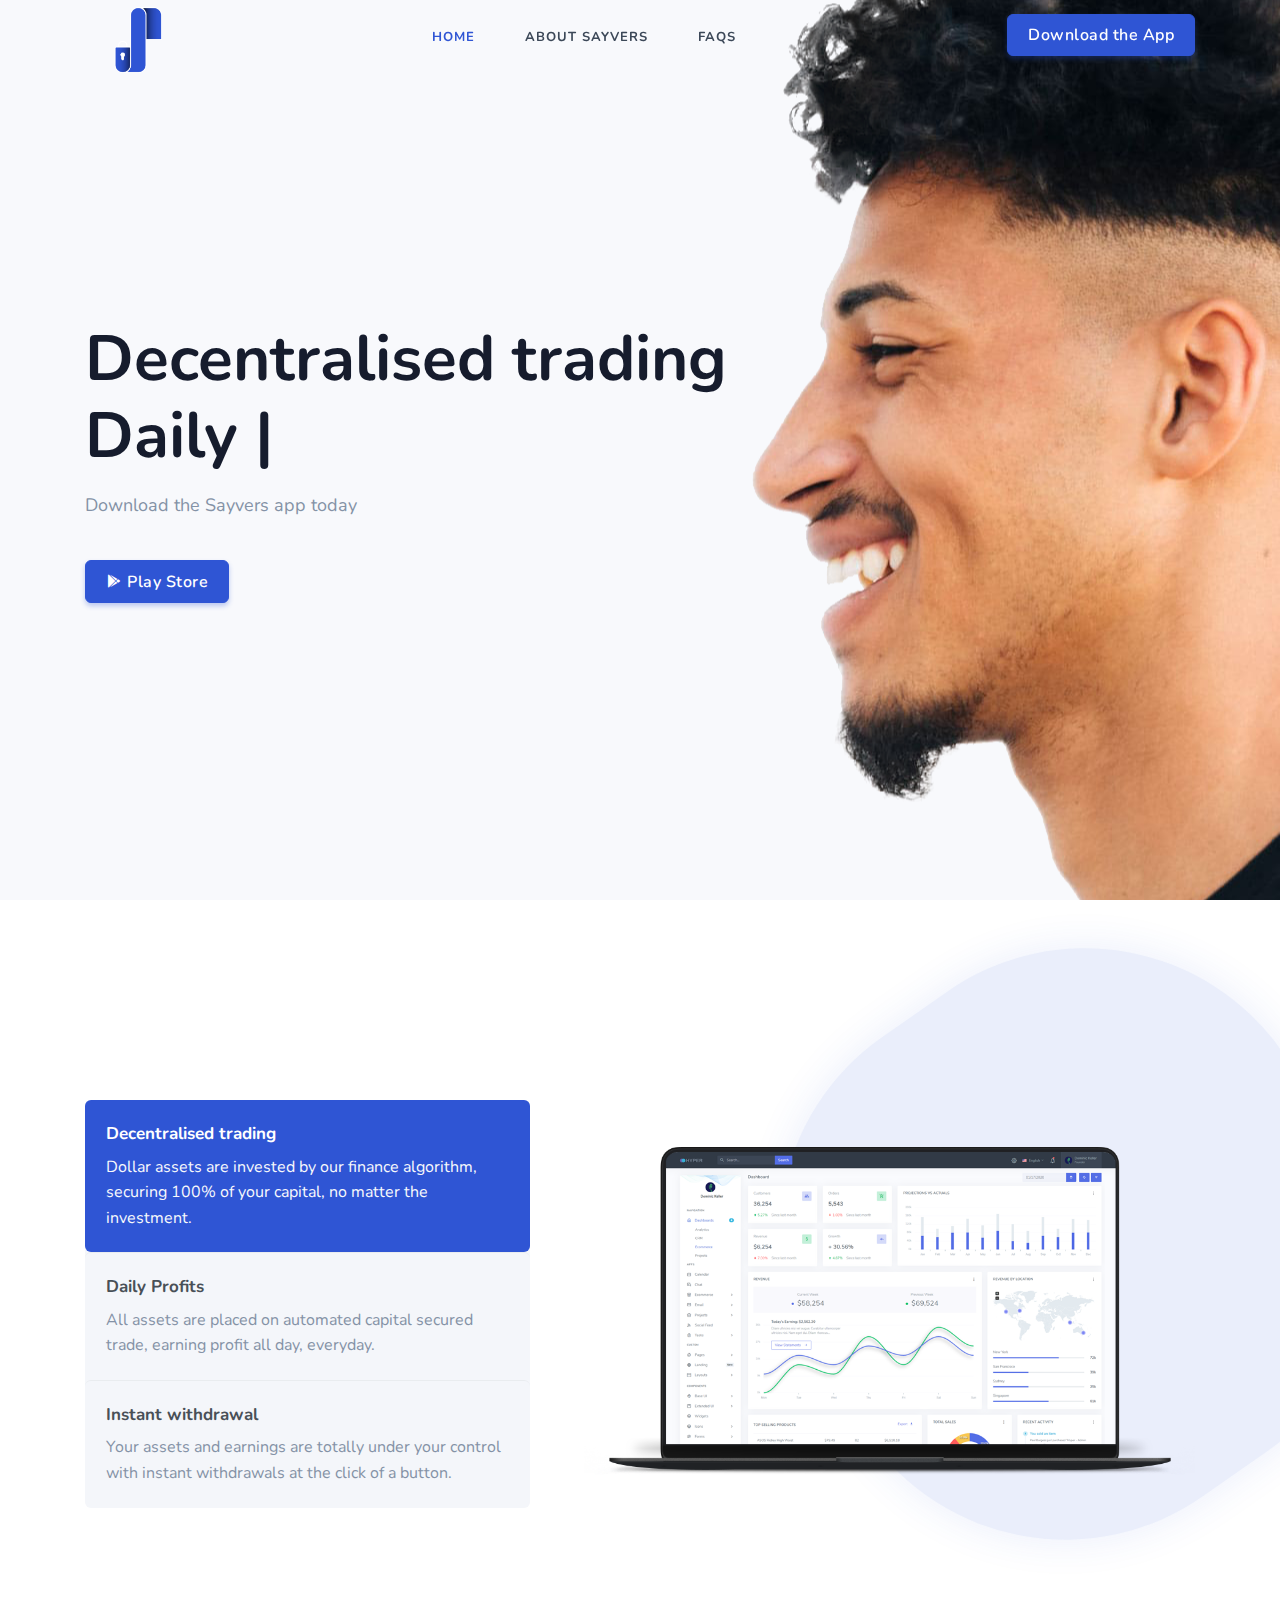
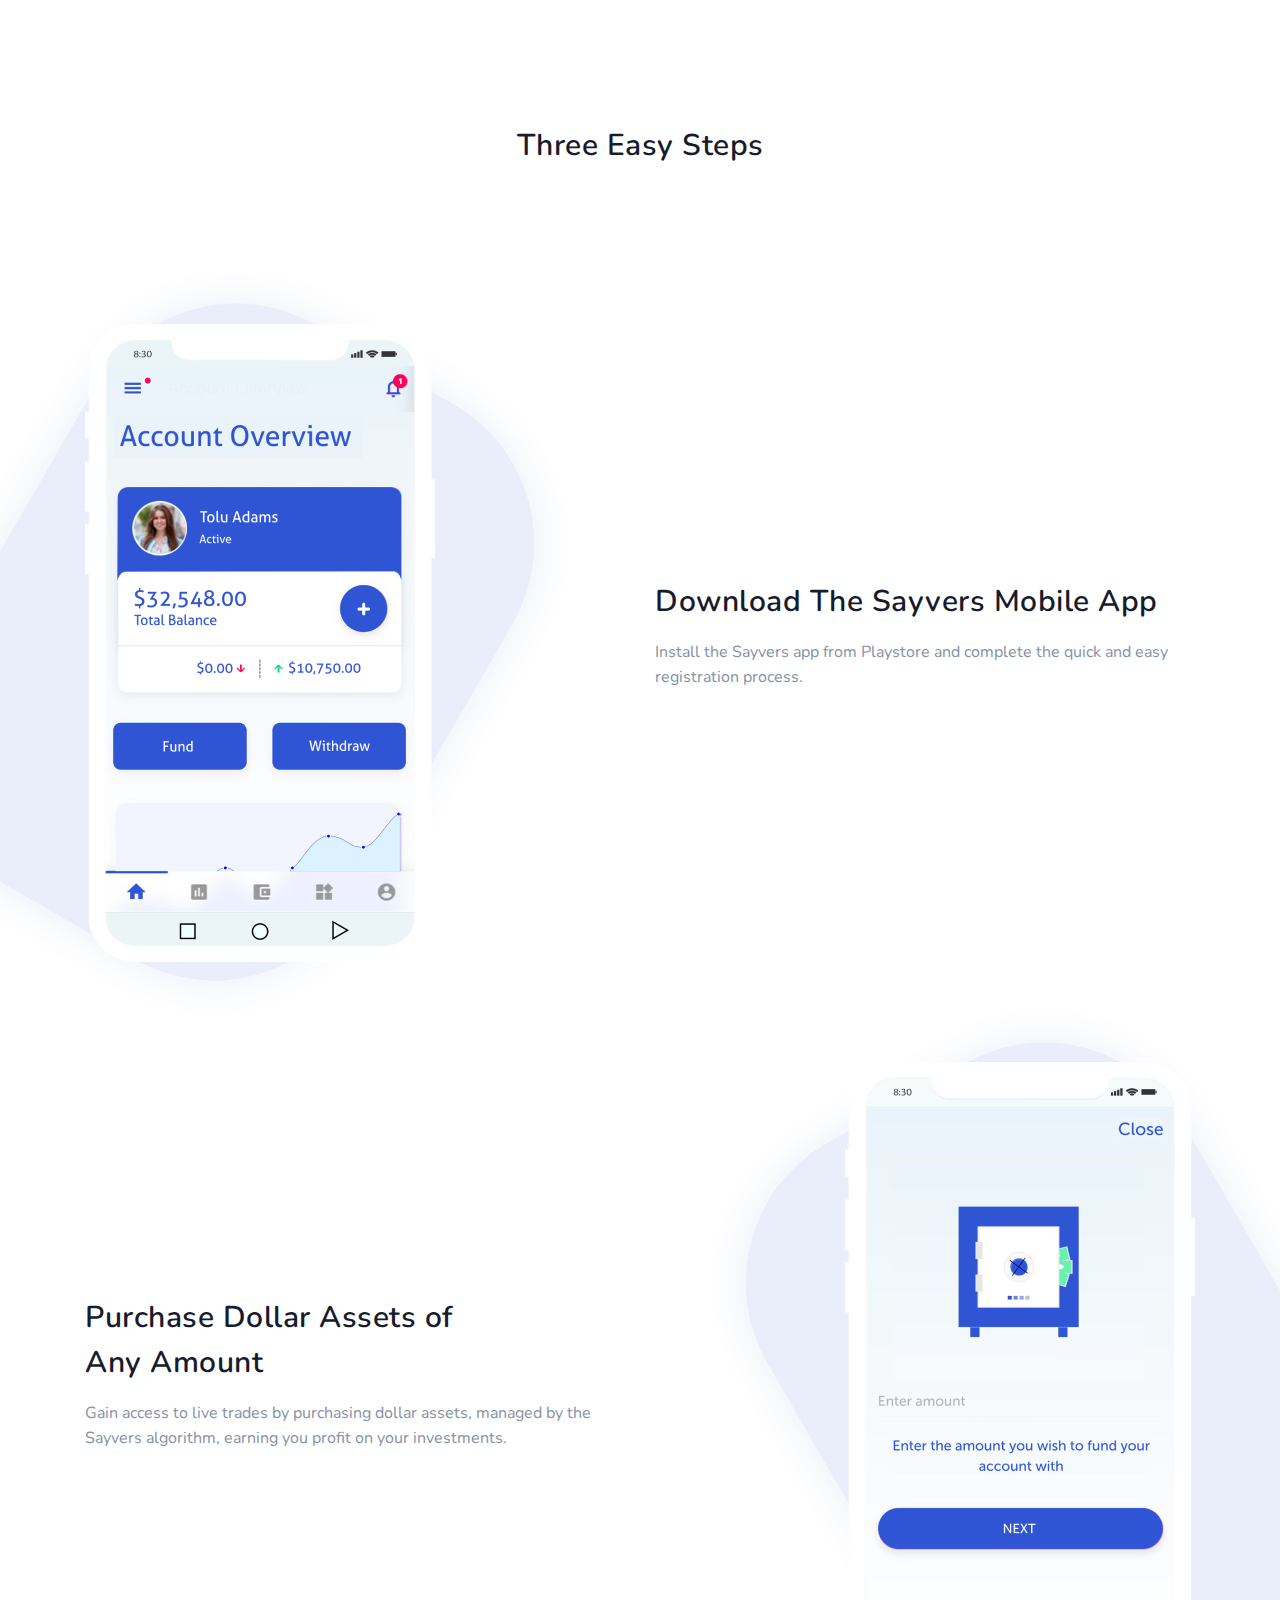
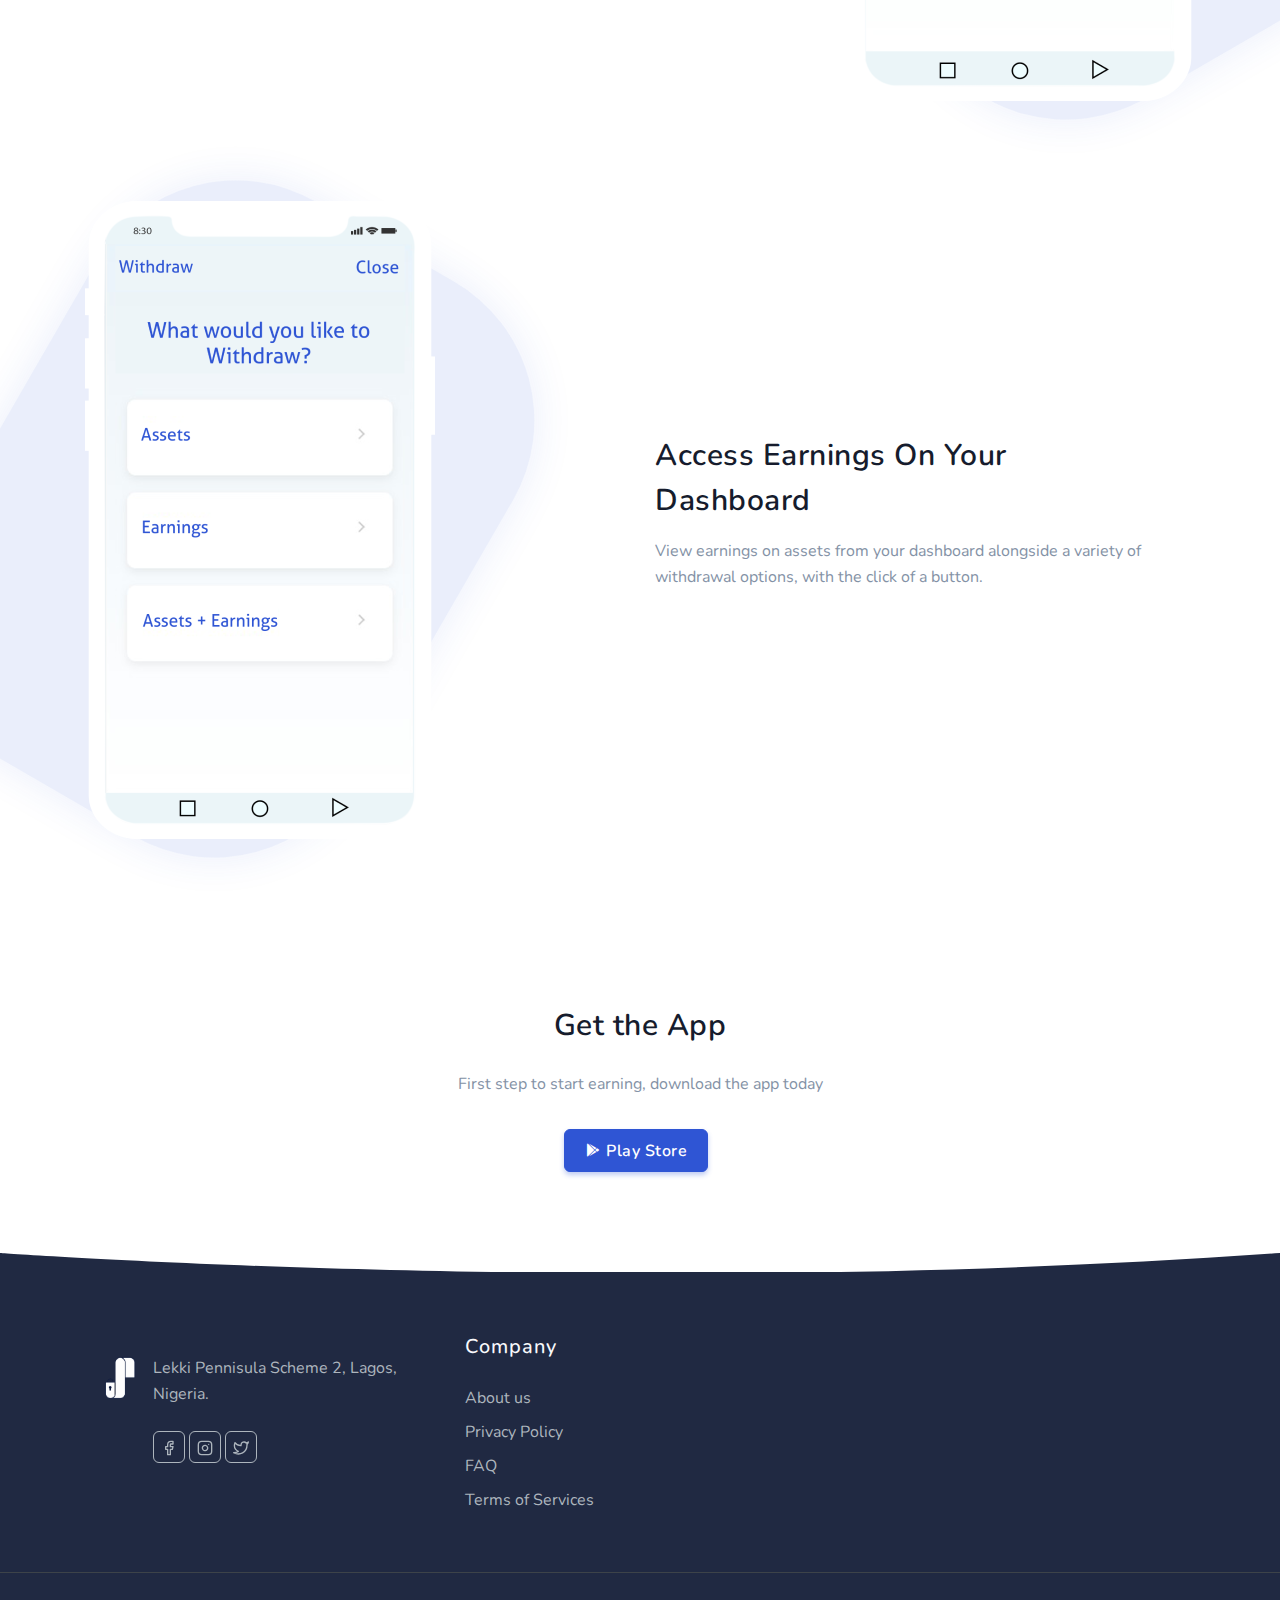
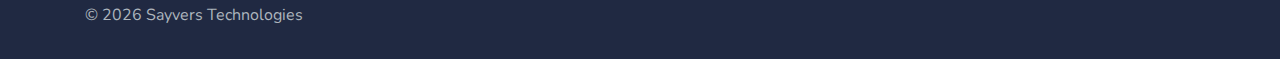
<file: Landing page/index.html>
<!DOCTYPE html>
<html lang="en">

<head>
    <meta charset="utf-8" />
    <title>Sayvers</title>
    <meta name="viewport" content="width=device-width, initial-scale=1.0">
    <meta name="description" content="" />
    <meta name="keywords" content="" />
    <meta name="author" content="Sayvers" />
    <meta name="email" content="info@sayvers.com" />
    <meta name="website" content="https://www.sayvers.com" />
    <meta name="Version" content="v2.2" />
    <!-- favicon -->
    <link rel="shortcut icon" href="images/sayver_logo.png">

    <!-- Bootstrap -->
    <link href="css/bootstrap.min.css" rel="stylesheet" type="text/css" />
    <!-- Magnific -->
    <link href="css/magnific-popup.css" rel="stylesheet" type="text/css" />
    <!-- Slider -->               
    <link rel="stylesheet" href="css/owl.carousel.min.css"/> 
    <link rel="stylesheet" href="css/owl.theme.default.min.css"/> 
    <!-- Icons -->
    <link href="css/materialdesignicons.min.css" rel="stylesheet" type="text/css" />
    <link rel="stylesheet" href="https://unicons.iconscout.com/release/v2.1.7/css/unicons.css">
    <!-- Main Css -->
    <link href="css/style.css" rel="stylesheet" type="text/css" id="theme-opt" />
    <link href="css/colors/default.css" rel="stylesheet" id="color-opt">


</head>

<body>
    <!-- Navbar STart -->
    <header id="topnav" class="defaultscroll sticky">
        <div class="container">
            <!-- Logo container-->
            <div>
                <a class="logo pt-1" href="index.html">
                    <img src="images/sayver-dark.png"  alt="">
                </a>
            </div>                 
            <div class="buy-button">
                <a href="#" target="_blank" class="btn btn-primary">Download the App</a>
            </div><!--end login button-->
            <!-- End Logo container-->
            <div class="menu-extras">
                <div class="menu-item">
                    <!-- Mobile menu toggle-->
                    <a class="navbar-toggle">
                        <div class="lines">
                            <span></span>
                            <span></span>
                            <span></span>
                        </div>
                    </a>
                    <!-- End mobile menu toggle-->
                </div>
            </div>
    
            <div id="navigation">
                <!-- Navigation Menu-->   
                <ul class="navigation-menu">
                    <li><a href="index.html">Home</a></li>
                    <li class="has-submenu">
                        <a href="about_us.html">About Sayvers</a>
                    </li>
                    <li class="has-submenu">
                        <a href="faqs.html">FAQs</a>
                    </li>
                </ul><!--end navigation menu-->
                <div class="buy-menu-btn d-none">
                    <a href="#" target="_blank" class="btn btn-primary">Download the app</a>
                </div><!--end login button-->
            </div><!--end navigation-->
        </div><!--end container-->
    </header><!--end header-->
    <!-- Navbar End -->
    
    <!-- Hero Start -->
    <section class="bg-home rtl-personal-hero bg-light d-flex align-items-center" style="background:url('images/bg01.png') center center" id="home">
        <div class="container">
            <div class="row align-items-center">
                <div class="col-lg-8 col-md-9">
                    <div class="title-heading mt-4">
                        <h1 class="display-3 font-weight-bold mb-3">Decentralised trading <br> <span class="element" data-elements="Daily profits, Instant withdrawal"></span> </h1>
                        <p class="para-desc text-muted">Download the Sayvers app today</p>
                        <div class="mt-4 pt-2">
                            <!-- <a href="javascript:void(0)" class="btn btn-outline-primary mt-2"></a> -->
                            <a href="javascript:void(0)" class="btn btn-primary mt-2 mr-2"><i class="mdi mdi-google-play"></i> Play Store</a>
                        </div>
                    </div>
                </div><!--end col-->
            </div><!--end row-->
        </div><!--end container-->
    </section><!--end section-->
    <!-- Hero End -->

    <!-- Start -->
    <section class="section overflow-hidden">
        <div class="container mt-100 mt-60">
            <div class="row align-items-center">
                <div class="col-md-5">
                    <ul class="nav nav-pills nav-justified flex-column rounded" id="pills-tab" role="tablist">
                        <li class="nav-item">
                            <a class="nav-link rounded active" id="pills-cloud-tab" data-toggle="pill" href="#pills-cloud" role="tab" aria-controls="pills-cloud" aria-selected="false">
                                <div class="p-3 text-left">
                                    <h4 class="title font-weight-bold">Decentralised trading</h4>
                                    <p class="text-muted tab-para mb-0">Dollar assets are invested by our finance algorithm, securing 100% of your capital, no matter the investment.</p>
                                </div>
                            </a><!--end nav link-->
                        </li><!--end nav item-->
                        
                        <li class="nav-item">
                            <a class="nav-link border-top rounded" id="pills-smart-tab" data-toggle="pill" href="#pills-smart" role="tab" aria-controls="pills-smart" aria-selected="false">
                                <div class="p-3 text-left">
                                    <h4 class="title font-weight-bold">Daily Profits</h4>
                                    <p class="text-muted tab-para mb-0">All assets are placed on automated capital secured trade, earning profit all day, everyday. </p>
                                </div>
                            </a><!--end nav link-->
                        </li><!--end nav item-->
                        
                        <li class="nav-item">
                            <a class="nav-link border-top rounded" id="pills-apps-tab" data-toggle="pill" href="#pills-apps" role="tab" aria-controls="pills-apps" aria-selected="false">
                                <div class="p-3 text-left">
                                    <h4 class="title font-weight-bold">Instant withdrawal</h4>
                                    <p class="text-muted tab-para mb-0">Your assets and earnings are totally under your control with instant withdrawals at the click of a button.</p>
                                </div>
                            </a><!--end nav link-->
                        </li><!--end nav item-->
                    </ul><!--end nav pills-->
                </div><!--end col-->

                <div class="col-md-7 col-12 mt-4 pt-2 mt-sm-0 pt-sm-0">
                    <div class="saas-feature-shape-right position-relative">
                        <div class="tab-content ml-lg-4" id="pills-tabContent">
                            <div class="tab-pane fade show active" id="pills-cloud" role="tabpanel" aria-labelledby="pills-cloud-tab">
                                <img src="images/1.png" class="img-fluid mx-auto d-block" alt="">
                            </div><!--end teb pane-->
                            
                            <div class="tab-pane fade" id="pills-smart" role="tabpanel" aria-labelledby="pills-smart-tab">
                                <img src="images/2.png" class="img-fluid mx-auto d-block" alt="">
                            </div><!--end teb pane-->

                            <div class="tab-pane fade" id="pills-apps" role="tabpanel" aria-labelledby="pills-apps-tab">
                                <img src="images/3.png" class="img-fluid mx-auto d-block" alt="">
                            </div><!--end teb pane-->
                        </div><!--end tab content-->
                    </div>
                </div><!--end col-->
            </div><!--end row-->
        </div><!--end container-->
    </section><!--end section-->
    <!-- End -->

    <!-- Section Start -->
    <section class="section overflow-hidden">
        <div class="container">
            <div class="row justify-content-center">
                <div class="col-12 text-center">
                    <div class="section-title mb-4 pb-2">
                        <h4 class="title mb-4">Three Easy Steps</h4>
                    </div>
                </div><!--end col-->
            </div><!--end row-->
        </div><!--end container-->

        <div class="container mt-100 mt-60">
            <div class="row align-items-center">
                <div class="col-lg-6 col-md-5">
                    <div class="app-feature-shape-left position-relative">
                        <div class="text-center text-md-left">
                            <img src="images/sayvers_index.png" class="img-fluid" alt="">
                        </div>
                    </div>
                </div><!--end col-->

                <div class="col-lg-6 col-md-7 mt-5 mt-sm-0">
                    <div class="section-title">
                        <h1 class="title mb-3">Download The Sayvers Mobile App</h1>
                        <p class="para-desc text-muted">Install the Sayvers app from Playstore and complete the quick and easy registration process.</p>
                    </div>
                </div><!--end col-->
            </div><!--end row-->
        </div><!--end container-->

        <div class="container mt-100 mt-60">
            <div class="row align-items-center">
                <div class="col-lg-6 col-md-7 order-2 order-md-1 mt-5 mt-sm-0">
                    <div class="section-title">
                        <h1 class="title mb-3">Purchase Dollar Assets of <br> Any Amount</h1>
                        <p class="para-desc text-muted">Gain access to live trades by purchasing dollar assets, managed by the Sayvers
                            algorithm, earning you profit on your investments.</p>
            
                    </div>
                </div><!--end col-->

                <div class="col-lg-6 col-md-5 order-1 order-md-2">
                    <div class="app-feature-shape-right position-relative">
                        <div class="text-center text-md-right">
                            <img src="images/sayvers_fund.png" class="img-fluid" alt="">
                        </div>
                    </div>
                </div><!--end col-->
            </div><!--end row-->
        </div><!--end container-->

        <div class="container mt-100 mt-60">
            <div class="row align-items-center">
                <div class="col-lg-6 col-md-5">
                    <div class="app-feature-shape-left position-relative">
                        <div class="text-center text-md-left">
                            <img src="images/screen_withdraw.png" class="img-fluid" alt="">
                        </div>
                    </div>
                </div><!--end col-->

                <div class="col-lg-6 col-md-7 mt-5 mt-sm-0">
                    <div class="section-title">
                        <h1 class="title mb-3">Access Earnings On Your <br> Dashboard</h1>
                        <p class="para-desc text-muted">View earnings on assets from your dashboard alongside a variety of withdrawal options, with the click of a button.</p>
                
                    </div>
                </div><!--end col-->
            </div><!--end row-->
        </div><!--end container-->
    </section><!--end section-->
    <!-- Section End -->

    <!-- Testi n Download cta start -->
    <section class="section pt-0">
        <div class="container">
            <div class="row mt-md-5 pt-md-3 mt-4 pt-2 mt-sm-0 pt-sm-0 justify-content-center">
                <div class="col-12 text-center">
                    <div class="section-title">
                        <h4 class="title mb-4">Get the App</h4>
                        <p class="text-muted para-desc mx-auto">First step to start earning, download the app today</p>
                        <div class="mt-4">
                            <a href="javascript:void(0)" class="btn btn-primary mt-2 mr-2"><i class="mdi mdi-google-play"></i> Play Store</a>
                        </div>
                    </div>
                </div><!--end col-->
            </div><!--end row-->
        </div><!--end container-->
    </section><!--end section-->
    <!-- Testi n Download cta End -->

    <!-- Shape Start -->
    <div class="position-relative">
        <div class="shape overflow-hidden text-footer">
            <svg viewBox="0 0 2880 48" fill="none" xmlns="http://www.w3.org/2000/svg">
                <path d="M0 48H1437.5H2880V0H2160C1442.5 52 720 0 720 0H0V48Z" fill="currentColor"></path>
            </svg>
        </div>
    </div>
    <!--Shape End-->


     <!-- Footer Start -->
     <footer class="footer">
        <div class="container">
            <div class="row">
                <div class="col-lg-4 col-12 mb-0 mb-md-4 pb-0 pb-md-2">
                    <div style="display: flex; flex-flow: row; flex-direction: row;">
                        <a href="#" class="logo-footer mt-4">
                            <img src="images/sayver-light.png" height="45" alt="">
                        </a>
                        <div class="">
                            <p class="mt-4">Lekki Pennisula Scheme 2, Lagos, Nigeria.</p>
                            <ul class="list-unstyled social-icon social mb-0 mt-4">
                                <li class="list-inline-item"><a href="javascript:void(0)" class="rounded"><i data-feather="facebook" class="fea icon-sm fea-social"></i></a></li>
                                <li class="list-inline-item"><a href="javascript:void(0)" class="rounded"><i data-feather="instagram" class="fea icon-sm fea-social"></i></a></li>
                                <li class="list-inline-item"><a href="javascript:void(0)" class="rounded"><i data-feather="twitter" class="fea icon-sm fea-social"></i></a></li>
                            </ul><!--end icon-->
                        </div>
                    </div>
                    
                </div><!--end col-->
                
                <div class="col-lg-2 col-md-4 col-12 mt-4 mt-sm-0 pt-2 pt-sm-0">
                    <h4 class="text-light footer-head">Company</h4>
                    <ul class="list-unstyled footer-list mt-4">
                        <li><a href="about_us.html" class="text-foot"> About us</a></li>
                        <li><a href="privacy_policy.html" class="text-foot"> Privacy Policy</a></li>
                        <li><a href="faqs.html" class="text-foot"> FAQ</a></li>
                        <li><a href="terms.html" class="text-foot"> Terms of Services</a></li>
                    </ul>
                </div><!--end col-->
                
                <!-- <div class="col-lg-3 col-md-4 col-12 mt-4 mt-sm-0 pt-2 pt-sm-0"> -->
                    <!-- <h4 class="text-light footer-head">Useful Links</h4>
                    <ul class="list-unstyled footer-list mt-4">
                        <li><a href="#" class="text-foot"><i class="mdi mdi-chevron-right mr-1"></i> Download the App</a></li>
                        <li><a href="#" class="text-foot"><i class="mdi mdi-chevron-right mr-1"></i> Learn</a></li>
                    </ul> -->
                <!-- </div>end col -->

                <!-- <div class="col-lg-3 col-md-4 col-12 mt-4 mt-sm-0 pt-2 pt-sm-0">
                    <h4 class="text-light footer-head">Newsletter</h4>
                    <p class="mt-4">Sign up and receive the latest tips via email.</p>
                    <form>
                        <div class="row">
                            <div class="col-lg-12">
                                <div class="foot-subscribe form-group position-relative">
                                    <label>Enter your email <span class="text-danger">*</span></label>
                                    <i data-feather="mail" class="fea icon-sm icons"></i>
                                    <input type="email" name="email" id="emailsubscribe" class="form-control pl-5 rounded" placeholder="Your email : " required>
                                </div>
                            </div>
                            <div class="col-lg-12">
                                <input type="submit" id="submitsubscribe" name="send" class="btn btn-soft-primary btn-block" value="Subscribe">
                            </div>
                        </div>
                    </form>
                </div> -->
                <!--end col-->
            </div><!--end row-->
        </div><!--end container-->
    </footer><!--end footer-->
    <footer class="footer footer-bar">
        <div class="container text-center">
            <div class="row align-items-center">
                <div class="col-sm-6">
                    <div class="text-sm-left">
                        <p class="mb-0">© <span class="footer-date"></span> Sayvers Technologies</p>
                    </div>
                </div><!--end col-->
            </div><!--end row-->
        </div><!--end container-->
    </footer><!--end footer-->
    <!-- Footer End -->

    <!-- Back to top -->
    <a href="#" class="btn btn-icon btn-soft-primary back-to-top"><i data-feather="arrow-up" class="icons"></i></a>
    <!-- Back to top -->

    <!-- javascript -->
    <script src="js/jquery-3.5.1.min.js"></script>
    <script src="js/bootstrap.bundle.min.js"></script>
    <script src="js/jquery.easing.min.js"></script>
    <script src="js/scrollspy.min.js"></script>
    <!-- Magnific -->
    <script src="js/isotope.js"></script>
    <script src="js/jquery.magnific-popup.min.js"></script>
    <script src="js/portfolio.init.js"></script>
    <!-- SLIDER -->
    <script src="js/owl.carousel.min.js "></script>
    <script src="js/owl.init.js "></script> 
    <!-- Contact -->
    <script src="js/contact.js "></script>
    <!-- Typed -->
    <script src="js/typed.js"></script>
    <script src="js/typed.init.js"></script>
    <!-- Icons -->
    <script src="js/feather.min.js"></script>
    <script src="https://unicons.iconscout.com/release/v2.1.9/script/monochrome/bundle.js"></script>
    <!-- Main Js -->
    <script src="js/app.js"></script>
</body>
</html>
</file>
<file: Landing page/css/style.css>
/* Template Name: Landrick - Saas & Software Landing Page Template
   Author: Shreethemes
   E-mail: shreethemes@gmail.com
   Official Website: http://www.shreethemes.in/
   Created: August 2019
   Version: 2.2
   Updated: May 2020
   File Description: Main Css file of the template
*/
/*********************************/
/*         INDEX                 */
/*================================
 *     01.  Variables            *
 *     02.  Bootstrap Custom     *
 *     03.  Components           *
 *     04.  General              *
 *     05.  Helper               *
 *     06.  Menu                 *
 *     07.  Home / Landing       *
 *     08.  Features / Services  *
 *     09.  Testimonial          *
 *     10.  Price                *
 *     11.  C.T.A                *
 *     12.  Blog / Careers / Job *
 *     13.  Work / Projects      *
 *     14.  Team                 *
 *     15.  User Pages           *
 *     16.  Countdown            *
 *     17.  Contact              *
 *     18.  Footer               *
 ================================*/
@import url("https://fonts.googleapis.com/css?family=Nunito:300,400,600,700&display=swap");
.bg-primary {
  background-color: #2f55d4 !important;
}
body{
  font-family: 'allerregular', 'allerlight', 'allerbold', sans-serif;
}

.bg-soft-primary {
  background-color: rgba(47, 85, 212, 0.2) !important;
  border: 1px solid rgba(47, 85, 212, 0.2) !important;
  color: #2f55d4 !important;
}

.text-primary {
  color: #2f55d4 !important;
}

a.text-primary:hover, a.text-primary:focus {
  color: #284bc1 !important;
}

.bg-secondary {
  background-color: #5a6d90 !important;
}

.bg-soft-secondary {
  background-color: rgba(90, 109, 144, 0.2) !important;
  border: 1px solid rgba(90, 109, 144, 0.2) !important;
  color: #5a6d90 !important;
}

.text-secondary {
  color: #5a6d90 !important;
}

a.text-secondary:hover, a.text-secondary:focus {
  color: #506180 !important;
}

.bg-success {
  background-color: #2eca8b !important;
}

.bg-soft-success {
  background-color: rgba(46, 202, 139, 0.2) !important;
  border: 1px solid rgba(46, 202, 139, 0.2) !important;
  color: #2eca8b !important;
}

.text-success {
  color: #2eca8b !important;
}

a.text-success:hover, a.text-success:focus {
  color: #29b57d !important;
}

.bg-warning {
  background-color: #f17425 !important;
}

.bg-soft-warning {
  background-color: rgba(241, 116, 37, 0.2) !important;
  border: 1px solid rgba(241, 116, 37, 0.2) !important;
  color: #f17425 !important;
}

.text-warning {
  color: #f17425 !important;
}

a.text-warning:hover, a.text-warning:focus {
  color: #ed650f !important;
}

.bg-info {
  background-color: #17a2b8 !important;
}

.bg-soft-info {
  background-color: rgba(23, 162, 184, 0.2) !important;
  border: 1px solid rgba(23, 162, 184, 0.2) !important;
  color: #17a2b8 !important;
}

.text-info {
  color: #17a2b8 !important;
}

a.text-info:hover, a.text-info:focus {
  color: #148ea1 !important;
}

.bg-danger {
  background-color: #e43f52 !important;
}

.bg-soft-danger {
  background-color: rgba(228, 63, 82, 0.2) !important;
  border: 1px solid rgba(228, 63, 82, 0.2) !important;
  color: #e43f52 !important;
}

.text-danger {
  color: #e43f52 !important;
}

a.text-danger:hover, a.text-danger:focus {
  color: #e1293e !important;
}

.bg-dark {
  background-color: #3c4858 !important;
}

.bg-soft-dark {
  background-color: rgba(60, 72, 88, 0.2) !important;
  border: 1px solid rgba(60, 72, 88, 0.2) !important;
  color: #3c4858 !important;
}

.text-dark {
  color: #3c4858 !important;
}

a.text-dark:hover, a.text-dark:focus {
  color: #323c49 !important;
}

.bg-muted {
  background-color: #8492a6 !important;
}

.bg-soft-muted {
  background-color: rgba(132, 146, 166, 0.2) !important;
  border: 1px solid rgba(132, 146, 166, 0.2) !important;
  color: #8492a6 !important;
}

.text-muted {
  color: #8492a6 !important;
}

a.text-muted:hover, a.text-muted:focus {
  color: #75859b !important;
}

.bg-light {
  background-color: #f8f9fc !important;
}

.bg-soft-light {
  background-color: rgba(248, 249, 252, 0.2) !important;
  border: 1px solid rgba(248, 249, 252, 0.2) !important;
  color: #f8f9fc !important;
}

.text-light {
  color: #f8f9fc !important;
}

a.text-light:hover, a.text-light:focus {
  color: #e6eaf4 !important;
}

.bg-blue {
  background-color: #2f55d4 !important;
}

.bg-soft-blue {
  background-color: rgba(47, 85, 212, 0.2) !important;
  border: 1px solid rgba(47, 85, 212, 0.2) !important;
  color: #2f55d4 !important;
}

.text-blue {
  color: #2f55d4 !important;
}

a.text-blue:hover, a.text-blue:focus {
  color: #284bc1 !important;
}

.bg-footer {
  background-color: #202942 !important;
}

.bg-soft-footer {
  background-color: rgba(32, 41, 66, 0.2) !important;
  border: 1px solid rgba(32, 41, 66, 0.2) !important;
  color: #202942 !important;
}

.text-footer {
  color: #202942 !important;
}

a.text-footer:hover, a.text-footer:focus {
  color: #181e30 !important;
}

.list-inline-item:not(:last-child) {
  margin-right: 0px;
  margin-bottom: 5px;
}

.rounded {
  border-radius: 6px !important;
}

.rounded-top {
  border-top-left-radius: 6px !important;
  border-top-right-radius: 6px !important;
}

.rounded-left {
  border-top-left-radius: 6px !important;
  border-bottom-left-radius: 6px !important;
}

.rounded-bottom {
  border-bottom-left-radius: 6px !important;
  border-bottom-right-radius: 6px !important;
}

.rounded-right {
  border-top-right-radius: 6px !important;
  border-bottom-right-radius: 6px !important;
}

.border {
  border: 1px solid #e9ecef !important;
}

.border-top {
  border-top: 1px solid #e9ecef !important;
}

.border-bottom {
  border-bottom: 1px solid #e9ecef !important;
}

.border-left {
  border-left: 1px solid #e9ecef !important;
}

.border-right {
  border-right: 1px solid #e9ecef !important;
}

.small, small {
  font-size: 90%;
}

.card .card-body {
  padding: 1.5rem;
}

.component-wrapper .title {
  font-size: 20px;
}

.component-wrapper.sticky-bar li {
  margin-bottom: 6px;
}

.component-wrapper.sticky-bar li:last-child {
  margin-bottom: 0px !important;
}

.component-wrapper.sticky-bar li a {
  -webkit-transition: all 0.5s ease;
  transition: all 0.5s ease;
}

.component-wrapper.sticky-bar li a:hover, .component-wrapper.sticky-bar li a:focus {
  color: #2f55d4 !important;
}

.btn-primary {
  background-color: #2f55d4 !important;
  border: 1px solid #2f55d4 !important;
  color: #ffffff !important;
  -webkit-box-shadow: 0 3px 5px 0 rgba(47, 85, 212, 0.3);
          box-shadow: 0 3px 5px 0 rgba(47, 85, 212, 0.3);
}

.btn-primary:hover, .btn-primary:focus, .btn-primary:active, .btn-primary.active, .btn-primary.focus {
  background-color: #2443ac !important;
  border-color: #2443ac !important;
  color: #ffffff !important;
}

.btn-soft-primary {
  background-color: rgba(47, 85, 212, 0.2) !important;
  border: 1px solid rgba(47, 85, 212, 0.2) !important;
  color: #2f55d4 !important;
  -webkit-box-shadow: 0 3px 5px 0 rgba(47, 85, 212, 0.3);
          box-shadow: 0 3px 5px 0 rgba(47, 85, 212, 0.3);
}

.btn-soft-primary:hover, .btn-soft-primary:focus, .btn-soft-primary:active, .btn-soft-primary.active, .btn-soft-primary.focus {
  background-color: #2f55d4 !important;
  border-color: #2f55d4 !important;
  color: #ffffff !important;
}

.btn-outline-primary {
  border: 1px solid #2f55d4;
  color: #2f55d4;
  background-color: transparent;
}

.btn-outline-primary:hover, .btn-outline-primary:focus, .btn-outline-primary:active, .btn-outline-primary.active, .btn-outline-primary.focus, .btn-outline-primary:not(:disabled):not(.disabled):active {
  background-color: #2f55d4;
  border-color: #2f55d4;
  color: #ffffff !important;
  -webkit-box-shadow: 0 3px 5px 0 rgba(47, 85, 212, 0.3);
          box-shadow: 0 3px 5px 0 rgba(47, 85, 212, 0.3);
}

.btn-secondary {
  background-color: #5a6d90 !important;
  border: 1px solid #5a6d90 !important;
  color: #ffffff !important;
  -webkit-box-shadow: 0 3px 5px 0 rgba(90, 109, 144, 0.3);
          box-shadow: 0 3px 5px 0 rgba(90, 109, 144, 0.3);
}

.btn-secondary:hover, .btn-secondary:focus, .btn-secondary:active, .btn-secondary.active, .btn-secondary.focus {
  background-color: #465571 !important;
  border-color: #465571 !important;
  color: #ffffff !important;
}

.btn-soft-secondary {
  background-color: rgba(90, 109, 144, 0.2) !important;
  border: 1px solid rgba(90, 109, 144, 0.2) !important;
  color: #5a6d90 !important;
  -webkit-box-shadow: 0 3px 5px 0 rgba(90, 109, 144, 0.3);
          box-shadow: 0 3px 5px 0 rgba(90, 109, 144, 0.3);
}

.btn-soft-secondary:hover, .btn-soft-secondary:focus, .btn-soft-secondary:active, .btn-soft-secondary.active, .btn-soft-secondary.focus {
  background-color: #5a6d90 !important;
  border-color: #5a6d90 !important;
  color: #ffffff !important;
}

.btn-outline-secondary {
  border: 1px solid #5a6d90;
  color: #5a6d90;
  background-color: transparent;
}

.btn-outline-secondary:hover, .btn-outline-secondary:focus, .btn-outline-secondary:active, .btn-outline-secondary.active, .btn-outline-secondary.focus, .btn-outline-secondary:not(:disabled):not(.disabled):active {
  background-color: #5a6d90;
  border-color: #5a6d90;
  color: #ffffff !important;
  -webkit-box-shadow: 0 3px 5px 0 rgba(90, 109, 144, 0.3);
          box-shadow: 0 3px 5px 0 rgba(90, 109, 144, 0.3);
}

.btn-success {
  background-color: #2eca8b !important;
  border: 1px solid #2eca8b !important;
  color: #ffffff !important;
  -webkit-box-shadow: 0 3px 5px 0 rgba(46, 202, 139, 0.3);
          box-shadow: 0 3px 5px 0 rgba(46, 202, 139, 0.3);
}

.btn-success:hover, .btn-success:focus, .btn-success:active, .btn-success.active, .btn-success.focus {
  background-color: #25a06e !important;
  border-color: #25a06e !important;
  color: #ffffff !important;
}

.btn-soft-success {
  background-color: rgba(46, 202, 139, 0.2) !important;
  border: 1px solid rgba(46, 202, 139, 0.2) !important;
  color: #2eca8b !important;
  -webkit-box-shadow: 0 3px 5px 0 rgba(46, 202, 139, 0.3);
          box-shadow: 0 3px 5px 0 rgba(46, 202, 139, 0.3);
}

.btn-soft-success:hover, .btn-soft-success:focus, .btn-soft-success:active, .btn-soft-success.active, .btn-soft-success.focus {
  background-color: #2eca8b !important;
  border-color: #2eca8b !important;
  color: #ffffff !important;
}

.btn-outline-success {
  border: 1px solid #2eca8b;
  color: #2eca8b;
  background-color: transparent;
}

.btn-outline-success:hover, .btn-outline-success:focus, .btn-outline-success:active, .btn-outline-success.active, .btn-outline-success.focus, .btn-outline-success:not(:disabled):not(.disabled):active {
  background-color: #2eca8b;
  border-color: #2eca8b;
  color: #ffffff !important;
  -webkit-box-shadow: 0 3px 5px 0 rgba(46, 202, 139, 0.3);
          box-shadow: 0 3px 5px 0 rgba(46, 202, 139, 0.3);
}

.btn-warning {
  background-color: #f17425 !important;
  border: 1px solid #f17425 !important;
  color: #ffffff !important;
  -webkit-box-shadow: 0 3px 5px 0 rgba(241, 116, 37, 0.3);
          box-shadow: 0 3px 5px 0 rgba(241, 116, 37, 0.3);
}

.btn-warning:hover, .btn-warning:focus, .btn-warning:active, .btn-warning.active, .btn-warning.focus {
  background-color: #d55b0e !important;
  border-color: #d55b0e !important;
  color: #ffffff !important;
}

.btn-soft-warning {
  background-color: rgba(241, 116, 37, 0.2) !important;
  border: 1px solid rgba(241, 116, 37, 0.2) !important;
  color: #f17425 !important;
  -webkit-box-shadow: 0 3px 5px 0 rgba(241, 116, 37, 0.3);
          box-shadow: 0 3px 5px 0 rgba(241, 116, 37, 0.3);
}

.btn-soft-warning:hover, .btn-soft-warning:focus, .btn-soft-warning:active, .btn-soft-warning.active, .btn-soft-warning.focus {
  background-color: #f17425 !important;
  border-color: #f17425 !important;
  color: #ffffff !important;
}

.btn-outline-warning {
  border: 1px solid #f17425;
  color: #f17425;
  background-color: transparent;
}

.btn-outline-warning:hover, .btn-outline-warning:focus, .btn-outline-warning:active, .btn-outline-warning.active, .btn-outline-warning.focus, .btn-outline-warning:not(:disabled):not(.disabled):active {
  background-color: #f17425;
  border-color: #f17425;
  color: #ffffff !important;
  -webkit-box-shadow: 0 3px 5px 0 rgba(241, 116, 37, 0.3);
          box-shadow: 0 3px 5px 0 rgba(241, 116, 37, 0.3);
}

.btn-info {
  background-color: #17a2b8 !important;
  border: 1px solid #17a2b8 !important;
  color: #ffffff !important;
  -webkit-box-shadow: 0 3px 5px 0 rgba(23, 162, 184, 0.3);
          box-shadow: 0 3px 5px 0 rgba(23, 162, 184, 0.3);
}

.btn-info:hover, .btn-info:focus, .btn-info:active, .btn-info.active, .btn-info.focus {
  background-color: #117a8b !important;
  border-color: #117a8b !important;
  color: #ffffff !important;
}

.btn-soft-info {
  background-color: rgba(23, 162, 184, 0.2) !important;
  border: 1px solid rgba(23, 162, 184, 0.2) !important;
  color: #17a2b8 !important;
  -webkit-box-shadow: 0 3px 5px 0 rgba(23, 162, 184, 0.3);
          box-shadow: 0 3px 5px 0 rgba(23, 162, 184, 0.3);
}

.btn-soft-info:hover, .btn-soft-info:focus, .btn-soft-info:active, .btn-soft-info.active, .btn-soft-info.focus {
  background-color: #17a2b8 !important;
  border-color: #17a2b8 !important;
  color: #ffffff !important;
}

.btn-outline-info {
  border: 1px solid #17a2b8;
  color: #17a2b8;
  background-color: transparent;
}

.btn-outline-info:hover, .btn-outline-info:focus, .btn-outline-info:active, .btn-outline-info.active, .btn-outline-info.focus, .btn-outline-info:not(:disabled):not(.disabled):active {
  background-color: #17a2b8;
  border-color: #17a2b8;
  color: #ffffff !important;
  -webkit-box-shadow: 0 3px 5px 0 rgba(23, 162, 184, 0.3);
          box-shadow: 0 3px 5px 0 rgba(23, 162, 184, 0.3);
}

.btn-danger {
  background-color: #e43f52 !important;
  border: 1px solid #e43f52 !important;
  color: #ffffff !important;
  -webkit-box-shadow: 0 3px 5px 0 rgba(228, 63, 82, 0.3);
          box-shadow: 0 3px 5px 0 rgba(228, 63, 82, 0.3);
}

.btn-danger:hover, .btn-danger:focus, .btn-danger:active, .btn-danger.active, .btn-danger.focus {
  background-color: #d21e32 !important;
  border-color: #d21e32 !important;
  color: #ffffff !important;
}

.btn-soft-danger {
  background-color: rgba(228, 63, 82, 0.2) !important;
  border: 1px solid rgba(228, 63, 82, 0.2) !important;
  color: #e43f52 !important;
  -webkit-box-shadow: 0 3px 5px 0 rgba(228, 63, 82, 0.3);
          box-shadow: 0 3px 5px 0 rgba(228, 63, 82, 0.3);
}

.btn-soft-danger:hover, .btn-soft-danger:focus, .btn-soft-danger:active, .btn-soft-danger.active, .btn-soft-danger.focus {
  background-color: #e43f52 !important;
  border-color: #e43f52 !important;
  color: #ffffff !important;
}

.btn-outline-danger {
  border: 1px solid #e43f52;
  color: #e43f52;
  background-color: transparent;
}

.btn-outline-danger:hover, .btn-outline-danger:focus, .btn-outline-danger:active, .btn-outline-danger.active, .btn-outline-danger.focus, .btn-outline-danger:not(:disabled):not(.disabled):active {
  background-color: #e43f52;
  border-color: #e43f52;
  color: #ffffff !important;
  -webkit-box-shadow: 0 3px 5px 0 rgba(228, 63, 82, 0.3);
          box-shadow: 0 3px 5px 0 rgba(228, 63, 82, 0.3);
}

.btn-dark {
  background-color: #3c4858 !important;
  border: 1px solid #3c4858 !important;
  color: #ffffff !important;
  -webkit-box-shadow: 0 3px 5px 0 rgba(60, 72, 88, 0.3);
          box-shadow: 0 3px 5px 0 rgba(60, 72, 88, 0.3);
}

.btn-dark:hover, .btn-dark:focus, .btn-dark:active, .btn-dark.active, .btn-dark.focus {
  background-color: #272f3a !important;
  border-color: #272f3a !important;
  color: #ffffff !important;
}

.btn-soft-dark {
  background-color: rgba(60, 72, 88, 0.2) !important;
  border: 1px solid rgba(60, 72, 88, 0.2) !important;
  color: #3c4858 !important;
  -webkit-box-shadow: 0 3px 5px 0 rgba(60, 72, 88, 0.3);
          box-shadow: 0 3px 5px 0 rgba(60, 72, 88, 0.3);
}

.btn-soft-dark:hover, .btn-soft-dark:focus, .btn-soft-dark:active, .btn-soft-dark.active, .btn-soft-dark.focus {
  background-color: #3c4858 !important;
  border-color: #3c4858 !important;
  color: #ffffff !important;
}

.btn-outline-dark {
  border: 1px solid #3c4858;
  color: #3c4858;
  background-color: transparent;
}

.btn-outline-dark:hover, .btn-outline-dark:focus, .btn-outline-dark:active, .btn-outline-dark.active, .btn-outline-dark.focus, .btn-outline-dark:not(:disabled):not(.disabled):active {
  background-color: #3c4858;
  border-color: #3c4858;
  color: #ffffff !important;
  -webkit-box-shadow: 0 3px 5px 0 rgba(60, 72, 88, 0.3);
          box-shadow: 0 3px 5px 0 rgba(60, 72, 88, 0.3);
}

.btn-muted {
  background-color: #8492a6 !important;
  border: 1px solid #8492a6 !important;
  color: #ffffff !important;
  -webkit-box-shadow: 0 3px 5px 0 rgba(132, 146, 166, 0.3);
          box-shadow: 0 3px 5px 0 rgba(132, 146, 166, 0.3);
}

.btn-muted:hover, .btn-muted:focus, .btn-muted:active, .btn-muted.active, .btn-muted.focus {
  background-color: #68788f !important;
  border-color: #68788f !important;
  color: #ffffff !important;
}

.btn-soft-muted {
  background-color: rgba(132, 146, 166, 0.2) !important;
  border: 1px solid rgba(132, 146, 166, 0.2) !important;
  color: #8492a6 !important;
  -webkit-box-shadow: 0 3px 5px 0 rgba(132, 146, 166, 0.3);
          box-shadow: 0 3px 5px 0 rgba(132, 146, 166, 0.3);
}

.btn-soft-muted:hover, .btn-soft-muted:focus, .btn-soft-muted:active, .btn-soft-muted.active, .btn-soft-muted.focus {
  background-color: #8492a6 !important;
  border-color: #8492a6 !important;
  color: #ffffff !important;
}

.btn-outline-muted {
  border: 1px solid #8492a6;
  color: #8492a6;
  background-color: transparent;
}

.btn-outline-muted:hover, .btn-outline-muted:focus, .btn-outline-muted:active, .btn-outline-muted.active, .btn-outline-muted.focus, .btn-outline-muted:not(:disabled):not(.disabled):active {
  background-color: #8492a6;
  border-color: #8492a6;
  color: #ffffff !important;
  -webkit-box-shadow: 0 3px 5px 0 rgba(132, 146, 166, 0.3);
          box-shadow: 0 3px 5px 0 rgba(132, 146, 166, 0.3);
}

.btn-light {
  background-color: #f8f9fc !important;
  border: 1px solid #f8f9fc !important;
  color: #ffffff !important;
  -webkit-box-shadow: 0 3px 5px 0 rgba(248, 249, 252, 0.3);
          box-shadow: 0 3px 5px 0 rgba(248, 249, 252, 0.3);
}

.btn-light:hover, .btn-light:focus, .btn-light:active, .btn-light.active, .btn-light.focus {
  background-color: #d4daed !important;
  border-color: #d4daed !important;
  color: #ffffff !important;
}

.btn-soft-light {
  background-color: rgba(248, 249, 252, 0.2) !important;
  border: 1px solid rgba(248, 249, 252, 0.2) !important;
  color: #f8f9fc !important;
  -webkit-box-shadow: 0 3px 5px 0 rgba(248, 249, 252, 0.3);
          box-shadow: 0 3px 5px 0 rgba(248, 249, 252, 0.3);
}

.btn-soft-light:hover, .btn-soft-light:focus, .btn-soft-light:active, .btn-soft-light.active, .btn-soft-light.focus {
  background-color: #f8f9fc !important;
  border-color: #f8f9fc !important;
  color: #ffffff !important;
}

.btn-outline-light {
  border: 1px solid #f8f9fc;
  color: #f8f9fc;
  background-color: transparent;
}

.btn-outline-light:hover, .btn-outline-light:focus, .btn-outline-light:active, .btn-outline-light.active, .btn-outline-light.focus, .btn-outline-light:not(:disabled):not(.disabled):active {
  background-color: #f8f9fc;
  border-color: #f8f9fc;
  color: #ffffff !important;
  -webkit-box-shadow: 0 3px 5px 0 rgba(248, 249, 252, 0.3);
          box-shadow: 0 3px 5px 0 rgba(248, 249, 252, 0.3);
}

.btn-blue {
  background-color: #2f55d4 !important;
  border: 1px solid #2f55d4 !important;
  color: #ffffff !important;
  -webkit-box-shadow: 0 3px 5px 0 rgba(47, 85, 212, 0.3);
          box-shadow: 0 3px 5px 0 rgba(47, 85, 212, 0.3);
}

.btn-blue:hover, .btn-blue:focus, .btn-blue:active, .btn-blue.active, .btn-blue.focus {
  background-color: #2443ac !important;
  border-color: #2443ac !important;
  color: #ffffff !important;
}

.btn-soft-blue {
  background-color: rgba(47, 85, 212, 0.2) !important;
  border: 1px solid rgba(47, 85, 212, 0.2) !important;
  color: #2f55d4 !important;
  -webkit-box-shadow: 0 3px 5px 0 rgba(47, 85, 212, 0.3);
          box-shadow: 0 3px 5px 0 rgba(47, 85, 212, 0.3);
}

.btn-soft-blue:hover, .btn-soft-blue:focus, .btn-soft-blue:active, .btn-soft-blue.active, .btn-soft-blue.focus {
  background-color: #2f55d4 !important;
  border-color: #2f55d4 !important;
  color: #ffffff !important;
}

.btn-outline-blue {
  border: 1px solid #2f55d4;
  color: #2f55d4;
  background-color: transparent;
}

.btn-outline-blue:hover, .btn-outline-blue:focus, .btn-outline-blue:active, .btn-outline-blue.active, .btn-outline-blue.focus, .btn-outline-blue:not(:disabled):not(.disabled):active {
  background-color: #2f55d4;
  border-color: #2f55d4;
  color: #ffffff !important;
  -webkit-box-shadow: 0 3px 5px 0 rgba(47, 85, 212, 0.3);
          box-shadow: 0 3px 5px 0 rgba(47, 85, 212, 0.3);
}

.btn-footer {
  background-color: #202942 !important;
  border: 1px solid #202942 !important;
  color: #ffffff !important;
  -webkit-box-shadow: 0 3px 5px 0 rgba(32, 41, 66, 0.3);
          box-shadow: 0 3px 5px 0 rgba(32, 41, 66, 0.3);
}

.btn-footer:hover, .btn-footer:focus, .btn-footer:active, .btn-footer.active, .btn-footer.focus {
  background-color: #0f131f !important;
  border-color: #0f131f !important;
  color: #ffffff !important;
}

.btn-soft-footer {
  background-color: rgba(32, 41, 66, 0.2) !important;
  border: 1px solid rgba(32, 41, 66, 0.2) !important;
  color: #202942 !important;
  -webkit-box-shadow: 0 3px 5px 0 rgba(32, 41, 66, 0.3);
          box-shadow: 0 3px 5px 0 rgba(32, 41, 66, 0.3);
}

.btn-soft-footer:hover, .btn-soft-footer:focus, .btn-soft-footer:active, .btn-soft-footer.active, .btn-soft-footer.focus {
  background-color: #202942 !important;
  border-color: #202942 !important;
  color: #ffffff !important;
}

.btn-outline-footer {
  border: 1px solid #202942;
  color: #202942;
  background-color: transparent;
}

.btn-outline-footer:hover, .btn-outline-footer:focus, .btn-outline-footer:active, .btn-outline-footer.active, .btn-outline-footer.focus, .btn-outline-footer:not(:disabled):not(.disabled):active {
  background-color: #202942;
  border-color: #202942;
  color: #ffffff !important;
  -webkit-box-shadow: 0 3px 5px 0 rgba(32, 41, 66, 0.3);
          box-shadow: 0 3px 5px 0 rgba(32, 41, 66, 0.3);
}

.btn {
  padding: 8px 20px;
  outline: none;
  text-decoration: none;
  font-size: 16px;
  letter-spacing: 0.5px;
  -webkit-transition: all 0.3s;
  transition: all 0.3s;
  font-weight: 600;
  border-radius: 6px;
}

.btn:focus {
  -webkit-box-shadow: none !important;
          box-shadow: none !important;
}

.btn.btn-sm {
  padding: 7px 16px;
  font-size: 10px;
}

.btn.btn-lg {
  padding: 14px 30px;
  font-size: 16px;
}

.btn.searchbtn {
  padding: 6px 20px;
}

.btn.btn-pills {
  border-radius: 30px;
}

.btn.btn-light {
  color: #3c4858 !important;
  border: 1px solid #dee2e6 !important;
}

.btn.btn-light:hover, .btn.btn-light:focus, .btn.btn-light:active, .btn.btn-light.active, .btn.btn-light.focus {
  background-color: #d4daed !important;
  color: #3c4858 !important;
}

.btn.btn-soft-light {
  color: rgba(60, 72, 88, 0.5) !important;
  border: 1px solid #dee2e6 !important;
}

.btn.btn-soft-light:hover, .btn.btn-soft-light:focus, .btn.btn-soft-light:active, .btn.btn-soft-light.active, .btn.btn-soft-light.focus {
  color: #3c4858 !important;
}

.btn.btn-outline-light {
  border: 1px solid #dee2e6 !important;
  color: #3c4858 !important;
  background-color: transparent;
}

.btn.btn-outline-light:hover, .btn.btn-outline-light:focus, .btn.btn-outline-light:active, .btn.btn-outline-light.active, .btn.btn-outline-light.focus {
  background-color: #f8f9fc !important;
}

.btn.btn-icon {
  height: 36px;
  width: 36px;
  line-height: 34px;
  padding: 0;
}

.btn.btn-icon .icons {
  height: 16px;
  width: 16px;
  font-size: 16px;
}

.btn.btn-icon.btn-lg {
  height: 48px;
  width: 48px;
  line-height: 46px;
}

.btn.btn-icon.btn-lg .icons {
  height: 20px;
  width: 20px;
  font-size: 20px;
}

.btn.btn-icon.btn-sm {
  height: 30px;
  width: 30px;
  line-height: 28px;
}

button:not(:disabled) {
  outline: none;
}

.shadow {
  -webkit-box-shadow: 0 0 3px rgba(60, 72, 88, 0.15) !important;
          box-shadow: 0 0 3px rgba(60, 72, 88, 0.15) !important;
}

.shadow-lg {
  -webkit-box-shadow: 0 10px 25px rgba(60, 72, 88, 0.15) !important;
          box-shadow: 0 10px 25px rgba(60, 72, 88, 0.15) !important;
}

.badge-primary {
  background-color: #2f55d4 !important;
  color: #ffffff !important;
}

.badge-outline-primary {
  background-color: transparent !important;
  color: #2f55d4 !important;
  border: 1px solid #2f55d4 !important;
}

.badge-secondary {
  background-color: #5a6d90 !important;
  color: #ffffff !important;
}

.badge-outline-secondary {
  background-color: transparent !important;
  color: #5a6d90 !important;
  border: 1px solid #5a6d90 !important;
}

.badge-success {
  background-color: #2eca8b !important;
  color: #ffffff !important;
}

.badge-outline-success {
  background-color: transparent !important;
  color: #2eca8b !important;
  border: 1px solid #2eca8b !important;
}

.badge-warning {
  background-color: #f17425 !important;
  color: #ffffff !important;
}

.badge-outline-warning {
  background-color: transparent !important;
  color: #f17425 !important;
  border: 1px solid #f17425 !important;
}

.badge-info {
  background-color: #17a2b8 !important;
  color: #ffffff !important;
}

.badge-outline-info {
  background-color: transparent !important;
  color: #17a2b8 !important;
  border: 1px solid #17a2b8 !important;
}

.badge-danger {
  background-color: #e43f52 !important;
  color: #ffffff !important;
}

.badge-outline-danger {
  background-color: transparent !important;
  color: #e43f52 !important;
  border: 1px solid #e43f52 !important;
}

.badge-dark {
  background-color: #3c4858 !important;
  color: #ffffff !important;
}

.badge-outline-dark {
  background-color: transparent !important;
  color: #3c4858 !important;
  border: 1px solid #3c4858 !important;
}

.badge-muted {
  background-color: #8492a6 !important;
  color: #ffffff !important;
}

.badge-outline-muted {
  background-color: transparent !important;
  color: #8492a6 !important;
  border: 1px solid #8492a6 !important;
}

.badge-light {
  background-color: #f8f9fc !important;
  color: #ffffff !important;
}

.badge-outline-light {
  background-color: transparent !important;
  color: #f8f9fc !important;
  border: 1px solid #f8f9fc !important;
}

.badge-blue {
  background-color: #2f55d4 !important;
  color: #ffffff !important;
}

.badge-outline-blue {
  background-color: transparent !important;
  color: #2f55d4 !important;
  border: 1px solid #2f55d4 !important;
}

.badge-footer {
  background-color: #202942 !important;
  color: #ffffff !important;
}

.badge-outline-footer {
  background-color: transparent !important;
  color: #202942 !important;
  border: 1px solid #202942 !important;
}

.badge {
  padding: 5px 8px;
  border-radius: 3px;
  letter-spacing: 0.5px;
}

.badge.badge-light {
  color: #3c4858 !important;
  background-color: #f8f9fc !important;
}

.badge.badge-outline-light {
  color: #3c4858 !important;
  border: 1px solid #b1bcdd !important;
  background-color: transparent !important;
}

.badge.badge-pill {
  border-radius: 12px;
}

.badge:focus, .badge.focus {
  -webkit-box-shadow: none !important;
          box-shadow: none !important;
}

.dropdown-primary .dropdown-menu .dropdown-item:hover, .dropdown-primary .dropdown-menu .dropdown-item.active, .dropdown-primary .dropdown-menu .dropdown-item:active, .dropdown-primary .dropdown-menu .dropdown-item.focus, .dropdown-primary .dropdown-menu .dropdown-item:focus {
  background-color: transparent;
  color: #2f55d4 !important;
}

.dropdown-secondary .dropdown-menu .dropdown-item:hover, .dropdown-secondary .dropdown-menu .dropdown-item.active, .dropdown-secondary .dropdown-menu .dropdown-item:active, .dropdown-secondary .dropdown-menu .dropdown-item.focus, .dropdown-secondary .dropdown-menu .dropdown-item:focus {
  background-color: transparent;
  color: #5a6d90 !important;
}

.dropdown-success .dropdown-menu .dropdown-item:hover, .dropdown-success .dropdown-menu .dropdown-item.active, .dropdown-success .dropdown-menu .dropdown-item:active, .dropdown-success .dropdown-menu .dropdown-item.focus, .dropdown-success .dropdown-menu .dropdown-item:focus {
  background-color: transparent;
  color: #2eca8b !important;
}

.dropdown-warning .dropdown-menu .dropdown-item:hover, .dropdown-warning .dropdown-menu .dropdown-item.active, .dropdown-warning .dropdown-menu .dropdown-item:active, .dropdown-warning .dropdown-menu .dropdown-item.focus, .dropdown-warning .dropdown-menu .dropdown-item:focus {
  background-color: transparent;
  color: #f17425 !important;
}

.dropdown-info .dropdown-menu .dropdown-item:hover, .dropdown-info .dropdown-menu .dropdown-item.active, .dropdown-info .dropdown-menu .dropdown-item:active, .dropdown-info .dropdown-menu .dropdown-item.focus, .dropdown-info .dropdown-menu .dropdown-item:focus {
  background-color: transparent;
  color: #17a2b8 !important;
}

.dropdown-danger .dropdown-menu .dropdown-item:hover, .dropdown-danger .dropdown-menu .dropdown-item.active, .dropdown-danger .dropdown-menu .dropdown-item:active, .dropdown-danger .dropdown-menu .dropdown-item.focus, .dropdown-danger .dropdown-menu .dropdown-item:focus {
  background-color: transparent;
  color: #e43f52 !important;
}

.dropdown-dark .dropdown-menu .dropdown-item:hover, .dropdown-dark .dropdown-menu .dropdown-item.active, .dropdown-dark .dropdown-menu .dropdown-item:active, .dropdown-dark .dropdown-menu .dropdown-item.focus, .dropdown-dark .dropdown-menu .dropdown-item:focus {
  background-color: transparent;
  color: #3c4858 !important;
}

.dropdown-muted .dropdown-menu .dropdown-item:hover, .dropdown-muted .dropdown-menu .dropdown-item.active, .dropdown-muted .dropdown-menu .dropdown-item:active, .dropdown-muted .dropdown-menu .dropdown-item.focus, .dropdown-muted .dropdown-menu .dropdown-item:focus {
  background-color: transparent;
  color: #8492a6 !important;
}

.dropdown-light .dropdown-menu .dropdown-item:hover, .dropdown-light .dropdown-menu .dropdown-item.active, .dropdown-light .dropdown-menu .dropdown-item:active, .dropdown-light .dropdown-menu .dropdown-item.focus, .dropdown-light .dropdown-menu .dropdown-item:focus {
  background-color: transparent;
  color: #f8f9fc !important;
}

.dropdown-blue .dropdown-menu .dropdown-item:hover, .dropdown-blue .dropdown-menu .dropdown-item.active, .dropdown-blue .dropdown-menu .dropdown-item:active, .dropdown-blue .dropdown-menu .dropdown-item.focus, .dropdown-blue .dropdown-menu .dropdown-item:focus {
  background-color: transparent;
  color: #2f55d4 !important;
}

.dropdown-footer .dropdown-menu .dropdown-item:hover, .dropdown-footer .dropdown-menu .dropdown-item.active, .dropdown-footer .dropdown-menu .dropdown-item:active, .dropdown-footer .dropdown-menu .dropdown-item.focus, .dropdown-footer .dropdown-menu .dropdown-item:focus {
  background-color: transparent;
  color: #202942 !important;
}

.btn-group .dropdown-toggle:after {
  content: "";
  position: relative;
  right: -4px;
  top: -2px;
  border: solid #ffffff;
  border-radius: 0.5px;
  border-width: 0 2px 2px 0;
  padding: 3px;
  -webkit-transform: rotate(45deg);
          transform: rotate(45deg);
  margin-left: 0;
  vertical-align: 0;
}

.btn-group .dropdown-menu {
  margin-top: 10px;
  border: 0;
  border-radius: 5px;
  -webkit-box-shadow: 0 0 3px rgba(60, 72, 88, 0.15);
          box-shadow: 0 0 3px rgba(60, 72, 88, 0.15);
}

.btn-group .dropdown-menu:before {
  content: "";
  position: absolute;
  top: 2px;
  left: 45px;
  -webkit-box-sizing: border-box;
          box-sizing: border-box;
  border: 7px solid #495057;
  border-radius: 0.5px;
  border-color: transparent transparent #ffffff #ffffff;
  -webkit-transform-origin: 0 0;
          transform-origin: 0 0;
  -webkit-transform: rotate(135deg);
          transform: rotate(135deg);
  -webkit-box-shadow: -2px 2px 2px -1px rgba(22, 28, 45, 0.15);
          box-shadow: -2px 2px 2px -1px rgba(22, 28, 45, 0.15);
}

.alert-primary {
  background-color: rgba(47, 85, 212, 0.9);
  color: #ffffff;
  border-color: #2f55d4;
}

.alert-primary .alert-link {
  color: #122258;
}

.alert-outline-primary {
  background-color: #ffffff;
  color: #2f55d4;
  border-color: #2f55d4;
}

.alert-secondary {
  background-color: rgba(90, 109, 144, 0.9);
  color: #ffffff;
  border-color: #5a6d90;
}

.alert-secondary .alert-link {
  color: #1f2632;
}

.alert-outline-secondary {
  background-color: #ffffff;
  color: #5a6d90;
  border-color: #5a6d90;
}

.alert-success {
  background-color: rgba(46, 202, 139, 0.9);
  color: #ffffff;
  border-color: #2eca8b;
}

.alert-success .alert-link {
  color: #124d35;
}

.alert-outline-success {
  background-color: #ffffff;
  color: #2eca8b;
  border-color: #2eca8b;
}

.alert-warning {
  background-color: rgba(241, 116, 37, 0.9);
  color: #ffffff;
  border-color: #f17425;
}

.alert-warning .alert-link {
  color: #753208;
}

.alert-outline-warning {
  background-color: #ffffff;
  color: #f17425;
  border-color: #f17425;
}

.alert-info {
  background-color: rgba(23, 162, 184, 0.9);
  color: #ffffff;
  border-color: #17a2b8;
}

.alert-info .alert-link {
  color: #062a30;
}

.alert-outline-info {
  background-color: #ffffff;
  color: #17a2b8;
  border-color: #17a2b8;
}

.alert-danger {
  background-color: rgba(228, 63, 82, 0.9);
  color: #ffffff;
  border-color: #e43f52;
}

.alert-danger .alert-link {
  color: #79111d;
}

.alert-outline-danger {
  background-color: #ffffff;
  color: #e43f52;
  border-color: #e43f52;
}

.alert-dark {
  background-color: rgba(60, 72, 88, 0.9);
  color: #ffffff;
  border-color: #3c4858;
}

.alert-dark .alert-link {
  color: black;
}

.alert-outline-dark {
  background-color: #ffffff;
  color: #3c4858;
  border-color: #3c4858;
}

.alert-muted {
  background-color: rgba(132, 146, 166, 0.9);
  color: #ffffff;
  border-color: #8492a6;
}

.alert-muted .alert-link {
  color: #3d4654;
}

.alert-outline-muted {
  background-color: #ffffff;
  color: #8492a6;
  border-color: #8492a6;
}

.alert-light {
  background-color: rgba(248, 249, 252, 0.9);
  color: #ffffff;
  border-color: #f8f9fc;
}

.alert-light .alert-link {
  color: #8d9dce;
}

.alert-outline-light {
  background-color: #ffffff;
  color: #f8f9fc;
  border-color: #f8f9fc;
}

.alert-blue {
  background-color: rgba(47, 85, 212, 0.9);
  color: #ffffff;
  border-color: #2f55d4;
}

.alert-blue .alert-link {
  color: #122258;
}

.alert-outline-blue {
  background-color: #ffffff;
  color: #2f55d4;
  border-color: #2f55d4;
}

.alert-footer {
  background-color: rgba(32, 41, 66, 0.9);
  color: #ffffff;
  border-color: #202942;
}

.alert-footer .alert-link {
  color: black;
}

.alert-outline-footer {
  background-color: #ffffff;
  color: #202942;
  border-color: #202942;
}

.alert {
  padding: 8px 15px;
  border-radius: 6px;
  font-size: 14px;
}

.alert.alert-light {
  background-color: #f8f9fc;
  color: #3c4858;
  border-color: #dee2e6;
}

.alert.alert-dismissible {
  padding-right: 30px;
}

.alert.alert-dismissible .close {
  top: -2px;
  right: -10px;
  font-size: 16px !important;
}

.alert.alert-pills {
  border-radius: 30px;
  display: inline-block;
}

.alert.alert-pills .content {
  font-weight: 600;
}

.page-next-level .title {
  font-size: 28px;
  letter-spacing: 1px;
}

.page-next-level .page-next {
  position: relative;
  top: 110px;
  z-index: 99;
}

.breadcrumb {
  letter-spacing: 0.5px;
  padding: 8px 24px;
  display: block;
}

.breadcrumb .breadcrumb-item {
  text-transform: uppercase;
  font-size: 14px;
  font-weight: 700;
  padding-left: 0;
  display: inline-block;
}

.breadcrumb .breadcrumb-item a {
  color: #3c4858;
}

.breadcrumb .breadcrumb-item a:hover {
  color: #2f55d4;
}

.breadcrumb .breadcrumb-item.active {
  color: #2f55d4;
}

.breadcrumb .breadcrumb-item:before {
  content: "";
}

.breadcrumb .breadcrumb-item:after {
  content: "\F0142" !important;
  font-size: 14px;
  color: #3c4858;
  font-family: 'Material Design Icons';
  padding-left: 5px;
}

.breadcrumb .breadcrumb-item:last-child:after {
  display: none;
}

.pagination .page-item:first-child .page-link {
  border-top-left-radius: 30px;
  border-bottom-left-radius: 30px;
}

.pagination .page-item:last-child .page-link {
  border-top-right-radius: 30px;
  border-bottom-right-radius: 30px;
}

.pagination .page-item .page-link {
  color: #3c4858;
  border: 1px solid #dee2e6;
  padding: 10px 15px;
  font-size: 14px;
}

.pagination .page-item .page-link:focus {
  -webkit-box-shadow: none;
          box-shadow: none;
}

.pagination .page-item .page-link:hover {
  color: #ffffff;
  background: rgba(47, 85, 212, 0.9);
  border-color: rgba(47, 85, 212, 0.9);
}

.pagination .page-item.active .page-link {
  color: #ffffff;
  background: #2f55d4 !important;
  border-color: #2f55d4;
  cursor: not-allowed;
}

.avatar.avatar-ex-sm {
  max-height: 25px;
}

.avatar.avatar-md-sm {
  height: 45px;
  width: 45px;
}

.avatar.avatar-small {
  height: 65px;
  width: 65px;
}

.avatar.avatar-md-md {
  height: 80px;
  width: 80px;
}

.avatar.avatar-medium {
  height: 110px;
  width: 110px;
}

.avatar.avatar-large {
  height: 140px;
  width: 140px;
}

.avatar.avatar-ex-large {
  height: 180px;
  width: 180px;
}

.faq-container .question {
  font-size: 20px;
}

.faq-content .card .faq .card-header {
  padding-right: 40px !important;
}

.faq-content .card a.faq[data-toggle=collapse] {
  background-color: #ffffff;
  color: #2f55d4;
  -webkit-transition: all 0.5s;
  transition: all 0.5s;
}

.faq-content .card a.faq[data-toggle=collapse]:before {
  content: '\F0143';
  display: block;
  font-family: 'Material Design Icons';
  font-size: 18px;
  color: #3c4858;
  position: absolute;
  right: 20px;
  top: 50%;
  -webkit-transform: translateY(-50%);
          transform: translateY(-50%);
  -webkit-transition: all 0.5s ease;
  transition: all 0.5s ease;
}

.faq-content .card a.faq[data-toggle=collapse].collapsed {
  background-color: #ffffff;
  color: #3c4858 !important;
  -webkit-transition: all 0.5s;
  transition: all 0.5s;
}

.faq-content .card a.faq[data-toggle=collapse].collapsed:before {
  top: 15px;
  -webkit-transform: rotate(180deg);
          transform: rotate(180deg);
  color: #3c4858 !important;
}

.faq-content .card .title {
  font-size: 16px;
}

.nav-pills {
  margin-bottom: 15px;
  background: #f4f6fa;
}

.nav-pills .nav-link {
  color: #495057 !important;
  padding: 5px;
  -webkit-transition: all 0.5s ease;
  transition: all 0.5s ease;
}

.nav-pills .nav-link.active {
  background: #2f55d4;
  color: #ffffff !important;
}

.nav-pills .nav-link.active .tab-para {
  color: #f8f9fc !important;
}

.nav-pills a .title {
  font-size: 17px;
  font-weight: 700;
}

.progress-box .title {
  font-size: 15px;
}

.progress-box .progress {
  height: 8px;
  overflow: visible;
}

.progress-box .progress .progress-bar {
  border-radius: 6px;
  -webkit-animation: animate-positive 3s;
          animation: animate-positive 3s;
  overflow: visible !important;
}

.progress-box .progress .progress-value {
  position: absolute;
  top: -25px;
  right: -15px;
  font-size: 13px;
}

@-webkit-keyframes animate-positive {
  0% {
    width: 0;
  }
}

@keyframes animate-positive {
  0% {
    width: 0;
  }
}

.blockquote {
  border-left: 3px solid #dee2e6;
  border-radius: 6px;
  font-size: 16px;
}

.form-group {
  margin-bottom: 20px;
}

.form-group label {
  font-size: 14px;
  font-weight: 700;
}

.form-group .form-control {
  -webkit-box-shadow: none;
          box-shadow: none;
  background-color: #ffffff;
  border: 1px solid #dee2e6;
  color: #3c4858;
  height: 42px;
  font-size: 13px;
  border-radius: 6px;
  -webkit-transition: all 0.5s ease;
  transition: all 0.5s ease;
}

.form-group .form-control:focus, .form-group .form-control.active {
  border-color: #2f55d4;
}

.form-group textarea {
  height: 120px !important;
}

.form-group textarea.form-control {
  line-height: 25px;
}

.form-control:disabled, .form-control[readonly] {
  background-color: transparent;
  opacity: 1;
}

.custom-control-input:checked ~ .custom-control-label:before {
  color: #ffffff;
  border-color: #2f55d4;
  background-color: #2f55d4;
}

.custom-control-input:focus ~ .custom-control-label::before,
.form-control:focus {
  -webkit-box-shadow: none;
          box-shadow: none;
  border-color: #2f55d4;
}

.custom-control-label {
  cursor: pointer;
}

.custom-control-label:before, .custom-control-label:after {
  top: 2px;
}

.custom-switch .custom-control-label:after {
  top: 4px;
}

.subcribe-form input {
  padding: 14px 20px;
  width: 100%;
  color: #3c4858 !important;
  border: none;
  outline: none !important;
  padding-right: 160px;
  padding-left: 30px;
  background-color: rgba(255, 255, 255, 0.8);
}

.subcribe-form button {
  position: absolute;
  top: 6px;
  right: 6px;
  outline: none !important;
}

.subcribe-form form {
  position: relative;
  max-width: 600px;
  margin: 0px auto;
}

.table-responsive {
  display: block;
  width: 100%;
  overflow-x: auto;
  -webkit-overflow-scrolling: touch;
}

.table-responsive .table td,
.table-responsive .table th {
  vertical-align: middle;
}

.table-responsive .table-center th {
  vertical-align: middle !important;
  cursor: pointer;
}

.table-responsive .table-center tbody tr:hover {
  color: #3c4858;
  background-color: #f8f9fa;
}

.table-responsive .table-center.invoice-tb th,
.table-responsive .table-center.invoice-tb td {
  text-align: end;
}

.modal-open {
  padding-right: 0 !important;
}

#preloader {
  position: fixed;
  top: 0;
  left: 0;
  right: 0;
  bottom: 0;
  background-image: linear-gradient(45deg, #ffffff, #ffffff);
  z-index: 9999999;
}

#preloader #status {
  position: absolute;
  left: 0;
  right: 0;
  top: 50%;
  -webkit-transform: translateY(-50%);
          transform: translateY(-50%);
}

#preloader #status .spinner {
  width: 40px;
  height: 40px;
  position: relative;
  margin: 100px auto;
}

#preloader #status .spinner .double-bounce1, #preloader #status .spinner .double-bounce2 {
  width: 100%;
  height: 100%;
  border-radius: 50%;
  background-color: #2f55d4;
  opacity: 0.6;
  position: absolute;
  top: 0;
  left: 0;
  -webkit-animation: sk-bounce 2.0s infinite ease-in-out;
          animation: sk-bounce 2.0s infinite ease-in-out;
}

#preloader #status .spinner .double-bounce2 {
  -webkit-animation-delay: -1.0s;
          animation-delay: -1.0s;
}

@-webkit-keyframes sk-bounce {
  0%, 100% {
    -webkit-transform: scale(0);
            transform: scale(0);
  }
  50% {
    -webkit-transform: scale(1);
            transform: scale(1);
  }
}

@keyframes sk-bounce {
  0%, 100% {
    -webkit-transform: scale(0);
            transform: scale(0);
  }
  50% {
    -webkit-transform: scale(1);
            transform: scale(1);
  }
}

.social-icon li a {
  color: #3c4858;
  border: 1px solid #3c4858;
  display: inline-block;
  height: 32px;
  width: 32px;
  line-height: 28px;
  text-align: center;
  -webkit-transition: all 0.4s ease;
  transition: all 0.4s ease;
  overflow: hidden;
  position: relative;
}

.social-icon li a .fea-social {
  stroke-width: 2;
}

.social-icon li a:hover {
  background-color: #2f55d4;
  border-color: #2f55d4 !important;
  color: #ffffff !important;
}

.social-icon li a:hover .fea-social {
  fill: #2f55d4;
}

.social-icon.social li a {
  color: #adb5bd;
  border-color: #adb5bd;
}

.back-to-top {
  z-index: 99;
  position: fixed;
  bottom: 30px;
  right: 30px;
  display: none;
  -webkit-transition: all 0.5s ease;
  transition: all 0.5s ease;
}

.back-to-top .icons {
  -webkit-transition: all 0.5s ease;
  transition: all 0.5s ease;
}

.back-to-top:hover {
  -webkit-transform: rotate(45deg);
          transform: rotate(45deg);
}

.back-to-top:hover .icons {
  -webkit-transform: rotate(-45deg);
          transform: rotate(-45deg);
}

.back-to-home {
  position: absolute;
  top: 4%;
  right: 2%;
  z-index: 1;
}

.sticky-bar {
  position: -webkit-sticky;
  position: sticky;
  top: 80px;
}

.fea {
  stroke-width: 1.8;
}

.fea.icon-sm {
  height: 16px;
  width: 16px;
}

.fea.icon-ex-md {
  height: 20px;
  width: 20px;
}

.fea.icon-m-md {
  height: 28px;
  width: 28px;
}

.fea.icon-md {
  height: 35px;
  width: 35px;
}

.fea.icon-lg {
  height: 42px;
  width: 42px;
}

.fea.icon-ex-lg {
  height: 52px;
  width: 52px;
}

.display-1 {
  font-size: 80px !important;
}

.display-2 {
  font-size: 72px !important;
}

.display-3 {
  font-size: 64px !important;
}

.display-4 {
  font-size: 56px !important;
}

[class^=uil-]:before,
[class*=" uil-"]:before {
  margin: 0;
}

@media (max-width: 768px) {
  .page-next-level .page-next {
    top: 70px;
  }
  .display-1 {
    font-size: 56px !important;
  }
  .display-2 {
    font-size: 50px !important;
  }
  .display-3 {
    font-size: 42px !important;
  }
  .display-4 {
    font-size: 36px !important;
  }
}

body {
  font-family: "Nunito", sans-serif;
  overflow-x: hidden !important;
  font-size: 16px;
  color: #161c2d;
}

h1, h2, h3, h4, h5, h6, .h1, .h2, .h3, .h4, .h5, .h6 {
  font-family: "Nunito", sans-serif;
  line-height: 1.5;
  font-weight: 600;
}

::-moz-selection {
  background: rgba(47, 85, 212, 0.9);
  color: #ffffff;
}

::selection {
  background: rgba(47, 85, 212, 0.9);
  color: #ffffff;
}

a {
  text-decoration: none !important;
}

p {
  line-height: 1.6;
}

.section {
  padding: 100px 0;
  position: relative;
}

.section-two {
  padding: 60px 0;
  position: relative;
}

.bg-overlay {
  background-color: rgba(60, 72, 88, 0.7);
  position: absolute;
  top: 0;
  right: 0;
  left: 0;
  bottom: 0;
  width: 100%;
  height: 100%;
}

.bg-overlay-gradient {
  background-color: rgba(47, 85, 212, 0.6);
}

.bg-overlay-white {
  background-color: rgba(255, 255, 255, 0.5);
}

.bg-overlay-gradient2 {
  background-image: -webkit-gradient(linear, left top, right top, from(#2eca8b), color-stop(#2f55d4), to(#2eca8b));
  background-image: linear-gradient(90deg, #2eca8b, #2f55d4, #2eca8b);
  opacity: 0.5;
}

.title-heading {
  line-height: 26px;
}

.title-heading .heading {
  font-size: 45px;
  letter-spacing: 1px;
}

.title-heading .para-desc {
  font-size: 18px;
}

.section-title {
  position: relative;
}

.section-title .title {
  letter-spacing: 0.5px;
  font-size: 30px;
}

.text-shadow-title {
  text-shadow: 2px 0 0 #ffffff, -2px 0 0 #ffffff, 0 4px 0 rgba(255, 255, 255, 0.4), 0 -2px 0 #ffffff, 1px 1px #ffffff, -1px -1px 0 #ffffff, 1px -1px 0 #ffffff, -1px 1px 0 #ffffff;
}

.para-desc {
  max-width: 600px;
}

.mt-100 {
  margin-top: 100px;
}

.shape {
  position: absolute;
  pointer-events: none;
  right: 0;
  bottom: -2px;
  left: 0;
}

.shape > svg {
  -webkit-transform: scale(2);
          transform: scale(2);
  width: 100%;
  height: auto;
  -webkit-transform-origin: top center;
          transform-origin: top center;
}

.mover {
  -webkit-animation: mover 1s infinite alternate;
          animation: mover 1s infinite alternate;
}

@-webkit-keyframes mover {
  0% {
    -webkit-transform: translateY(0);
            transform: translateY(0);
  }
  100% {
    -webkit-transform: translateY(5px);
            transform: translateY(5px);
  }
}

@keyframes mover {
  0% {
    -webkit-transform: translateY(0);
            transform: translateY(0);
  }
  100% {
    -webkit-transform: translateY(5px);
            transform: translateY(5px);
  }
}

@media (min-width: 768px) {
  .margin-top-100 {
    margin-top: 100px;
  }
  .margin-top-100 .heading {
    font-size: 40px;
  }
}

@media (max-width: 768px) {
  .section {
    padding: 60px 0;
  }
  .title-heading .heading {
    font-size: 35px !important;
  }
  .title-heading .para-desc {
    font-size: 18px;
  }
  .section-title .title {
    font-size: 24px;
  }
  .mt-60 {
    margin-top: 60px;
  }
}

@media (max-width: 767px) {
  .shape {
    bottom: -1px;
  }
}

/* responsive logo */
.logo img{
  height: 70px;
}
@media (max-width: 767px)  {
  .logo img{
      height: 50px;
  }
}
@media (max-width: 480px)  {
  .logo img{
      height: 40px;
  }
}

#topnav {
  position: fixed;
  right: 0;
  left: 0;
  top: 0;
  z-index: 1030;
  background-color: transparent;
  border: 0;
  -webkit-transition: all .5s ease;
  transition: all .5s ease;
}

#topnav .logo {
  float: left;
  color: #3c4858 !important;
}

#topnav .logo .l-dark {
  display: none;
}

#topnav .logo .l-light {
  display: inline-block;
}

#topnav .has-submenu.active a {
  color: #ffffff;
}

#topnav .has-submenu.active .submenu li.active > a {
  color: #2f55d4;
}

#topnav .has-submenu.active.active .menu-arrow {
  border-color: #2f55d4;
}

#topnav .has-submenu {
  position: relative;
}

#topnav .has-submenu .submenu .submenu-arrow {
  border: solid #3c4858;
  border-radius: 0.5px;
  border-width: 0 2px 2px 0;
  display: inline-block;
  padding: 3px;
  -webkit-transform: rotate(-45deg);
          transform: rotate(-45deg);
  position: absolute;
  right: 20px;
  top: 14px;
}

#topnav .has-submenu .submenu .has-submenu:hover .submenu-arrow {
  border-color: #2f55d4;
}

#topnav .navbar-toggle {
  border: 0;
  position: relative;
  width: 60px;
  padding: 0;
  margin: 0;
  cursor: pointer;
}

#topnav .navbar-toggle .lines {
  width: 25px;
  display: block;
  position: relative;
  margin: 28px 20px;
  height: 18px;
}

#topnav .navbar-toggle span {
  height: 2px;
  width: 100%;
  background-color: #3c4858;
  display: block;
  margin-bottom: 5px;
  -webkit-transition: -webkit-transform .5s ease;
  transition: -webkit-transform .5s ease;
  transition: transform .5s ease;
  transition: transform .5s ease, -webkit-transform .5s ease;
}

#topnav .navbar-toggle span:last-child {
  margin-bottom: 0;
}

#topnav .buy-button {
  float: right;
  line-height: 68px;
}

#topnav .buy-button .login-btn-primary {
  display: none;
}

#topnav .buy-button .login-btn-light {
  display: inline-block;
}

#topnav .navbar-toggle.open span {
  position: absolute;
}

#topnav .navbar-toggle.open span:first-child {
  top: 6px;
  -webkit-transform: rotate(45deg);
          transform: rotate(45deg);
}

#topnav .navbar-toggle.open span:nth-child(2) {
  visibility: hidden;
}

#topnav .navbar-toggle.open span:last-child {
  width: 100%;
  top: 6px;
  -webkit-transform: rotate(-45deg);
          transform: rotate(-45deg);
}

#topnav .navbar-toggle.open span:hover {
  background-color: #2f55d4;
}

#topnav .navbar-toggle:hover, #topnav .navbar-toggle:focus,
#topnav .navbar-toggle .navigation-menu > li > a:hover, #topnav .navbar-toggle:focus {
  background-color: transparent;
}

#topnav .navigation-menu {
  list-style: none;
  margin: 0;
  padding: 0;
}

#topnav .navigation-menu > li {
  float: left;
  display: block;
  position: relative;
  margin: 0 10px;
}

#topnav .navigation-menu > li:hover > a,
#topnav .navigation-menu > li.active > a {
  color: #2f55d4 !important;
}

#topnav .navigation-menu > li > a {
  display: block;
  color: #3c4858;
  font-size: 13px;
  background-color: transparent !important;
  font-weight: 700;
  letter-spacing: 1px;
  line-height: 24px;
  text-transform: uppercase;
  -webkit-transition: all 0.5s;
  transition: all 0.5s;
  font-family: "Nunito", sans-serif;
  padding-left: 15px;
  padding-right: 15px;
}

#topnav .navigation-menu > li > a:hover, #topnav .navigation-menu > li > a:active {
  color: #2f55d4;
}

#topnav .navigation-menu .has-submenu .menu-arrow {
  border: solid #3c4858;
  border-radius: 0.5px;
  border-width: 0 2px 2px 0;
  display: inline-block;
  padding: 3px;
  -webkit-transform: rotate(45deg);
          transform: rotate(45deg);
  position: absolute;
  -webkit-transition: all 0.5s;
  transition: all 0.5s;
  right: -1px;
  top: 30px;
}

#topnav .navigation-menu .has-submenu:hover .menu-arrow {
  -webkit-transform: rotate(225deg);
          transform: rotate(225deg);
}

#topnav .menu-extras {
  float: right;
}

#topnav.scroll {
  background-color: #ffffff;
  border: none;
  -webkit-box-shadow: 0 0 3px rgba(60, 72, 88, 0.15);
          box-shadow: 0 0 3px rgba(60, 72, 88, 0.15);
}

#topnav.scroll .navigation-menu > li > a {
  color: #3c4858;
}

#topnav.scroll .navigation-menu > li > .menu-arrow {
  border-color: #3c4858;
}

#topnav.scroll .navigation-menu > li:hover > a, #topnav.scroll .navigation-menu > li.active > a {
  color: #2f55d4;
}

#topnav.scroll .navigation-menu > li:hover > .menu-arrow, #topnav.scroll .navigation-menu > li.active > .menu-arrow {
  border-color: #2f55d4;
}

#topnav.defaultscroll.dark-menubar .logo {
  line-height: 70px;
}

#topnav.defaultscroll.scroll .logo {
  line-height: 62px;
}

#topnav.defaultscroll.scroll.dark-menubar .logo {
  line-height: 62px;
}

#topnav.nav-sticky {
  background: #ffffff;
  -webkit-box-shadow: 0 0 3px rgba(60, 72, 88, 0.15);
          box-shadow: 0 0 3px rgba(60, 72, 88, 0.15);
}

#topnav.nav-sticky .navigation-menu.nav-light > li > a {
  color: #3c4858;
}

#topnav.nav-sticky .navigation-menu.nav-light > li.active > a {
  color: #2f55d4 !important;
}

#topnav.nav-sticky .navigation-menu.nav-light > li:hover > .menu-arrow, #topnav.nav-sticky .navigation-menu.nav-light > li.active > .menu-arrow {
  border-color: #2f55d4 !important;
}

#topnav.nav-sticky .navigation-menu.nav-light > li:hover > a, #topnav.nav-sticky .navigation-menu.nav-light > li.active > a {
  color: #2f55d4 !important;
}

#topnav.nav-sticky .navigation-menu.nav-light .has-submenu .menu-arrow {
  border-color: #3c4858;
}

#topnav.nav-sticky .buy-button .login-btn-primary {
  display: inline-block;
}

#topnav.nav-sticky .buy-button .login-btn-light {
  display: none;
}

#topnav.nav-sticky .logo .l-dark {
  display: inline-block;
}

#topnav.nav-sticky .logo .l-light {
  display: none;
}

.logo {
  font-weight: 700;
  font-size: 24px;
  padding: 0 0 6px;
  letter-spacing: 1px;
  line-height: 68px;
}

@media (min-width: 992px) {
  #topnav .navigation-menu {
    display: -webkit-box;
    display: -ms-flexbox;
    display: flex;
    -webkit-box-pack: center;
        -ms-flex-pack: center;
            justify-content: center;
  }
  #topnav .navigation-menu > .has-submenu > .submenu > .has-submenu > .submenu::before {
    top: 20px;
    margin-left: -35px;
    -webkit-box-shadow: 1px 1px 0px 0px rgba(60, 72, 88, 0.15);
            box-shadow: 1px 1px 0px 0px rgba(60, 72, 88, 0.15);
    border-color: transparent #ffffff #ffffff transparent;
  }
  #topnav .navigation-menu > .has-submenu:hover .menu-arrow {
    top: 33px !important;
  }
  #topnav .navigation-menu > .has-submenu.active .menu-arrow {
    top: 30px;
  }
  #topnav .navigation-menu > li .submenu {
    position: absolute;
    top: 100%;
    left: 0;
    z-index: 1000;
    padding: 15px 0;
    list-style: none;
    min-width: 180px;
    visibility: hidden;
    opacity: 0;
    margin-top: 10px;
    -webkit-transition: all .2s ease;
    transition: all .2s ease;
    border-radius: 6px;
    background-color: #ffffff;
    -webkit-box-shadow: 0 0 3px rgba(60, 72, 88, 0.15);
            box-shadow: 0 0 3px rgba(60, 72, 88, 0.15);
  }
  #topnav .navigation-menu > li .submenu:before {
    content: "";
    position: absolute;
    top: 2px;
    left: 45px;
    -webkit-box-sizing: border-box;
            box-sizing: border-box;
    border: 7px solid #495057;
    border-color: transparent transparent #ffffff #ffffff;
    -webkit-transform-origin: 0 0;
            transform-origin: 0 0;
    -webkit-transform: rotate(135deg);
            transform: rotate(135deg);
    -webkit-box-shadow: -2px 2px 2px -1px rgba(60, 72, 88, 0.15);
            box-shadow: -2px 2px 2px -1px rgba(60, 72, 88, 0.15);
  }
  #topnav .navigation-menu > li .submenu li {
    position: relative;
  }
  #topnav .navigation-menu > li .submenu li a {
    display: block;
    padding: 10px 20px;
    clear: both;
    white-space: nowrap;
    font-size: 11px;
    text-transform: uppercase;
    letter-spacing: 0.04em;
    font-weight: 700;
    color: #3c4858 !important;
    -webkit-transition: all 0.3s;
    transition: all 0.3s;
  }
  #topnav .navigation-menu > li .submenu li a:hover {
    color: #2f55d4 !important;
  }
  #topnav .navigation-menu > li .submenu li ul {
    list-style: none;
    padding-left: 0;
    margin: 0;
  }
  #topnav .navigation-menu > li .submenu.megamenu {
    white-space: nowrap;
    width: auto;
  }
  #topnav .navigation-menu > li .submenu.megamenu > li {
    overflow: hidden;
    min-width: 180px;
    display: inline-block;
    vertical-align: top;
  }
  #topnav .navigation-menu > li .submenu.megamenu > li .submenu {
    left: 100%;
    top: 0;
    margin-left: 10px;
    margin-top: -1px;
  }
  #topnav .navigation-menu > li .submenu > li .submenu {
    left: 106%;
    top: 0;
    margin-left: 10px;
    margin-top: -1px;
  }
  #topnav .navigation-menu > li > a {
    padding-top: 25px;
    padding-bottom: 25px;
    min-height: 62px;
  }
  #topnav .navigation-menu > li:hover > .menu-arrow {
    border-color: #2f55d4;
  }
  #topnav .navigation-menu > li:hover > a,
  #topnav .navigation-menu > li.active > a {
    color: #2f55d4 !important;
  }
  #topnav .navigation-menu > li.last-elements .submenu {
    left: auto;
    right: 0;
  }
  #topnav .navigation-menu > li.last-elements .submenu:before {
    left: auto;
    right: 10px;
  }
  #topnav .navigation-menu > li.last-elements .submenu > li.has-submenu .submenu {
    left: auto;
    right: 100%;
    margin-left: 0;
    margin-right: 10px;
  }
  #topnav .navigation-menu.nav-light > li > a {
    color: rgba(255, 255, 255, 0.5);
  }
  #topnav .navigation-menu.nav-light > li.active > a {
    color: #ffffff !important;
  }
  #topnav .navigation-menu.nav-light > li:hover > .menu-arrow {
    border-color: #ffffff !important;
  }
  #topnav .navigation-menu.nav-light > li:hover > a {
    color: #ffffff !important;
  }
  #topnav .navigation-menu.nav-light .has-submenu .menu-arrow {
    border-color: rgba(255, 255, 255, 0.5);
  }
  #topnav .navigation-menu.nav-light .has-submenu.active .menu-arrow {
    border-color: #ffffff !important;
  }
  #topnav .navigation-menu.nav-right {
    -webkit-box-pack: end !important;
        -ms-flex-pack: end !important;
            justify-content: flex-end !important;
  }
  #topnav .buy-button {
    padding-left: 15px;
    margin-left: 15px;
  }
  #topnav .navbar-toggle {
    display: none;
  }
  #topnav #navigation {
    display: block !important;
  }
  #topnav.scroll {
    top: 0;
  }
  #topnav.scroll .navigation-menu > li > a {
    padding-top: 20px;
    padding-bottom: 20px;
  }
  #topnav.scroll-active .navigation-menu > li > a {
    padding-top: 25px;
    padding-bottom: 25px;
  }
}

@media (max-width: 991px) {
  #topnav {
    background-color: #ffffff;
    -webkit-box-shadow: 0 0 3px rgba(60, 72, 88, 0.15);
            box-shadow: 0 0 3px rgba(60, 72, 88, 0.15);
    min-height: 74px;
  }
  #topnav .logo .l-dark {
    display: inline-block !important;
  }
  #topnav .logo .l-light {
    display: none !important;
  }
  #topnav .container {
    width: auto;
  }
  #topnav #navigation {
    max-height: 400px;
  }
  #topnav .navigation-menu {
    float: none;
  }
  #topnav .navigation-menu > li {
    float: none;
  }
  #topnav .navigation-menu > li .submenu {
    display: none;
    list-style: none;
    padding-left: 20px;
    margin: 0;
  }
  #topnav .navigation-menu > li .submenu li a {
    display: block;
    position: relative;
    padding: 7px 15px;
    text-transform: uppercase;
    font-size: 11px;
    letter-spacing: 0.04em;
    font-weight: 700;
    color: #3c4858 !important;
    -webkit-transition: all 0.3s;
    transition: all 0.3s;
  }
  #topnav .navigation-menu > li .submenu.open {
    display: block;
  }
  #topnav .navigation-menu > li .submenu .submenu {
    display: none;
    list-style: none;
  }
  #topnav .navigation-menu > li .submenu .submenu.open {
    display: block;
  }
  #topnav .navigation-menu > li .submenu.megamenu > li > ul {
    list-style: none;
    padding-left: 0;
  }
  #topnav .navigation-menu > li .submenu.megamenu > li > ul > li > span {
    display: block;
    position: relative;
    padding: 10px 15px;
    text-transform: uppercase;
    font-size: 12px;
    letter-spacing: 2px;
    color: #8492a6;
  }
  #topnav .navigation-menu > li > a {
    color: #3c4858;
    padding: 10px 20px;
  }
  #topnav .navigation-menu > li > a:after {
    position: absolute;
    right: 15px;
  }
  #topnav .navigation-menu > li > a:hover,
  #topnav .navigation-menu > li .submenu li a:hover,
  #topnav .navigation-menu > li.has-submenu.open > a {
    color: #2f55d4;
  }
  #topnav .menu-extras .menu-item {
    border-color: #8492a6;
  }
  #topnav .navbar-header {
    float: left;
  }
  #topnav .buy-button .login-btn-primary {
    display: inline-block !important;
  }
  #topnav .buy-button .login-btn-light {
    display: none;
  }
  #topnav .has-submenu .submenu .submenu-arrow {
    -webkit-transform: rotate(45deg);
            transform: rotate(45deg);
    position: absolute;
    right: 20px;
    top: 12px;
  }
  #topnav .has-submenu.active a {
    color: #2f55d4;
  }
  #navigation {
    position: absolute;
    top: 74px;
    left: 0;
    width: 100%;
    display: none;
    height: auto;
    padding-bottom: 0;
    overflow: auto;
    border-top: 1px solid #f1f3f9;
    border-bottom: 1px solid #f1f3f9;
    background-color: #ffffff;
  }
  #navigation.open {
    display: block;
    overflow-y: auto;
  }
}

@media (max-width: 768px) {
  #topnav .navigation-menu .has-submenu .menu-arrow {
    right: 16px;
    top: 16px;
  }
  #topnav .buy-button {
    padding: 3px 0;
  }
}

@media (min-width: 768px) {
  #topnav .navigation-menu > li.has-submenu:hover > .submenu {
    visibility: visible;
    opacity: 1;
    margin-top: 0;
  }
  #topnav .navigation-menu > li.has-submenu:hover > .submenu > li.has-submenu:hover > .submenu {
    visibility: visible;
    opacity: 1;
    margin-left: 0;
    margin-right: 0;
  }
  .navbar-toggle {
    display: block;
  }
}

@media (max-width: 375px) {
  #topnav .buy-button {
    display: none;
  }
  #topnav .buy-menu-btn {
    display: block !important;
    margin: 0 10px;
    padding: 10px 20px;
  }
  #topnav .navbar-toggle .lines {
    margin-right: 0 !important;
  }
}

.bg-home {
  height: 100vh;
  background-size: cover;
  -ms-flex-item-align: center;
      -ms-grid-row-align: center;
      align-self: center;
  position: relative;
  background-position: center center;
}

.bg-half-260 {
  padding: 260px 0;
  background-size: cover;
  -ms-flex-item-align: center;
      -ms-grid-row-align: center;
      align-self: center;
  position: relative;
  background-position: center center;
}

.bg-half-170 {
  padding: 170px 0;
  background-size: cover;
  -ms-flex-item-align: center;
      -ms-grid-row-align: center;
      align-self: center;
  position: relative;
  background-position: center center;
}

.bg-half {
  padding: 184px 0 90px;
  background-size: cover;
  -ms-flex-item-align: center;
      -ms-grid-row-align: center;
      align-self: center;
  position: relative;
  background-position: center center;
}

.gradient {
  background: #2f55d4 !important;
  background: linear-gradient(45deg, #2f55d4, #2f55d4) !important;
  opacity: 0.9;
}

.bg-circle-gradiant {
  background: radial-gradient(circle at 50% 50%, rgba(47, 85, 212, 0.1) 0%, rgba(47, 85, 212, 0.1) 33.333%, rgba(47, 85, 212, 0.3) 33.333%, rgba(47, 85, 212, 0.3) 66.666%, rgba(47, 85, 212, 0.5) 66.666%, rgba(47, 85, 212, 0.5) 99.999%);
}

.home-dashboard img {
  position: relative;
  top: 60px;
  z-index: 1;
}

.classic-saas-image .bg-saas-shape:after {
  bottom: 3rem;
  left: 0;
  width: 75rem;
  height: 55rem;
  border-radius: 20rem;
  opacity: 0.9;
  -webkit-transform: rotate(130deg);
          transform: rotate(130deg);
}

.studio-home {
  padding: 7%;
}

.agency-wrapper:before {
  content: "";
  position: absolute;
  bottom: 22rem;
  right: 54rem;
  width: 90rem;
  height: 35rem;
  border-radius: 17rem;
  -webkit-transform: rotate(45deg);
          transform: rotate(45deg);
  background-color: #f8f9fc;
  z-index: -1;
}

.bg-marketing {
  padding: 76px 0 120px;
  background-size: cover;
  -ms-flex-item-align: center;
      -ms-grid-row-align: center;
      align-self: center;
  position: relative;
  background-position: center center;
}

.home-slider .carousel-control-next,
.home-slider .carousel-control-prev {
  width: 5%;
}

.home-slider .carousel-item,
.home-slider .carousel {
  height: 100vh;
  width: 100%;
}

.home-slider .carousel-item {
  background-position: center center;
  background-size: cover;
}

.home-slider .carousel-item.active {
  display: -webkit-box;
  display: -ms-flexbox;
  display: flex;
}

.main-slider .slides .bg-slider {
  background-size: cover;
  height: 100vh;
  position: relative;
  background-size: cover;
  -ms-flex-item-align: center;
      -ms-grid-row-align: center;
      align-self: center;
  position: relative;
  background-position: center center;
}

.main-slider .slides .bg-slider.shopping {
  height: 75vh;
}

.flex-control-paging li a {
  background: #ffffff;
  -webkit-box-shadow: none;
          box-shadow: none;
}

.flex-control-paging li a.flex-active {
  background: #2f55d4;
  cursor: default;
  font-size: 17px;
  width: 15px;
  height: 15px;
  -webkit-box-shadow: none;
          box-shadow: none;
}

.flex-control-nav {
  display: none;
}

.bg-animation-left:after {
  content: "";
  position: absolute;
  left: 0px;
  top: 0px;
  width: 70%;
  height: 100%;
  background: rgba(255, 255, 255, 0.85);
  -webkit-clip-path: polygon(0 0, 90% 0, 70% 100%, 0% 100%);
          clip-path: polygon(0 0, 90% 0, 70% 100%, 0% 100%);
}

.bg-animation-left.dark-left:after {
  background: rgba(60, 72, 88, 0.6);
}

.bg-animation-left.crypto-home:after {
  background: #2f55d4;
  width: 80%;
  -webkit-clip-path: polygon(0 0, 100% 0, 50% 100%, 0% 100%);
          clip-path: polygon(0 0, 100% 0, 50% 100%, 0% 100%);
}

.bg-invoice {
  padding: 100px 0;
  background-size: cover;
  -ms-flex-item-align: center;
      -ms-grid-row-align: center;
      align-self: center;
  position: relative;
  background-position: center center;
}

.classic-app-image .bg-app-shape:after {
  bottom: 3rem;
  left: -8rem;
  width: 55rem;
  height: 35rem;
  border-radius: 20rem;
  -webkit-transform: rotate(120deg);
          transform: rotate(120deg);
  opacity: 0.9;
}

.classic-app-image .app-images {
  position: absolute;
  bottom: 60px;
  right: -20px;
}

.classic-app-image .bg-app-shape:after,
.classic-saas-image .bg-saas-shape:after {
  content: " ";
  position: absolute;
  z-index: -1;
}

.classic-app-image .bg-app-shape:after,
.classic-saas-image .bg-saas-shape:after {
  -webkit-box-shadow: 0 0 40px rgba(47, 85, 212, 0.5);
          box-shadow: 0 0 40px rgba(47, 85, 212, 0.5);
  background-color: #2f55d4;
}

@media (min-width: 769px) {
  .bg-studio:after {
    content: "";
    position: absolute;
    right: 0px;
    top: 0px;
    width: 50%;
    height: 100%;
    background: #ffffff none repeat scroll 0 0;
    z-index: 2;
  }
}

@media (min-width: 768px) {
  .home-dashboard.onepage-hero {
    overflow: hidden;
  }
}

@media (max-width: 768px) {
  .agency-wrapper:before {
    right: 12rem;
  }
  .bg-half {
    padding: 169px 0 50px;
  }
  .wave-one, .wave-three {
    background-size: 50% 50px;
  }
  .wave-two {
    background-size: 50% 70px;
  }
  .classic-saas-image .bg-saas-shape img {
    max-width: 550px;
  }
}

@media (max-width: 767px) {
  .bg-home, .bg-half-170, .bg-half-260, .main-slider .slides .bg-slider, .bg-marketing {
    padding: 150px 0;
    height: auto;
  }
  .agency-wrapper:before {
    right: 0;
  }
  .bg-animation-left:after {
    width: 100%;
    -webkit-clip-path: polygon(0 0, 100% 0, 100% 100%, 0% 100%);
            clip-path: polygon(0 0, 100% 0, 100% 100%, 0% 100%);
  }
  .classic-saas-image .bg-saas-shape img {
    max-width: 100%;
    height: auto;
  }
  .classic-saas-image .bg-saas-shape:after {
    bottom: -5rem;
    left: 10rem;
    width: 30rem;
    height: 30rem;
    border-radius: 10rem;
  }
}

.feature-list li {
  margin-bottom: 7px;
}

.features .icon,
.features .icons {
  background: rgba(47, 85, 212, 0.1);
}

.features .icons {
  height: 80px;
  width: 80px;
  line-height: 72px;
  margin: 0 auto;
  -webkit-transform: rotate(22.5deg);
          transform: rotate(22.5deg);
  -webkit-transition: all 0.5s ease;
  transition: all 0.5s ease;
}

.features .image:before {
  content: "";
  position: absolute;
  bottom: 5px;
  right: -15px;
  width: 70px;
  height: 70px;
  border-radius: 6px;
  -webkit-transform: rotate(33.75deg);
          transform: rotate(33.75deg);
  background: linear-gradient(45deg, transparent, rgba(47, 85, 212, 0.09));
  z-index: -1;
}

.features .ride-image {
  -webkit-transform: rotate(-45deg);
          transform: rotate(-45deg);
}

.features .ride-image img {
  border-radius: 100% 100% 100% 0;
}

.features .title-2 {
  font-size: 20px;
}

.features:hover .icons {
  -webkit-transform: rotate(0deg);
          transform: rotate(0deg);
}

.features:hover .image:before {
  background: rgba(47, 85, 212, 0.07);
  -webkit-animation: spinner-border 5s linear infinite;
          animation: spinner-border 5s linear infinite;
}

.features.fea-primary {
  -webkit-transition: all 0.5s ease;
  transition: all 0.5s ease;
}

.features.fea-primary .content .title {
  -webkit-transition: all 0.5s ease;
  transition: all 0.5s ease;
}

.features.fea-primary .content .title:hover {
  color: #2f55d4 !important;
}

.features.fea-primary:hover {
  -webkit-box-shadow: 0 10px 25px rgba(60, 72, 88, 0.15);
          box-shadow: 0 10px 25px rgba(60, 72, 88, 0.15);
  background-color: #2f55d4 !important;
  color: #ffffff !important;
}

.features.fea-primary:hover .icon2,
.features.fea-primary:hover .para {
  color: rgba(255, 255, 255, 0.5) !important;
}

.features.fea-primary:hover .content,
.features.fea-primary:hover .icon2 {
  z-index: 2;
}

.features .title,
.key-feature .title {
  font-size: 18px;
}

.features .icon,
.key-feature .icon {
  height: 45px;
  width: 45px;
  line-height: 45px;
}

.key-feature {
  -webkit-transition: all 0.3s ease;
  transition: all 0.3s ease;
}

.key-feature .icon {
  background: linear-gradient(45deg, transparent, rgba(47, 85, 212, 0.15));
}

.key-feature:hover {
  -webkit-transform: scale(1.05);
          transform: scale(1.05);
}

.work-process {
  -webkit-transition: all 0.5s ease;
  transition: all 0.5s ease;
}

.work-process .title {
  font-size: 20px;
}

.work-process .step, .work-process .step-icon {
  opacity: 0.06;
}

.work-process a {
  font-size: 15px;
}

.work-process:hover {
  -webkit-transform: translateY(-10px);
          transform: translateY(-10px);
}

.course-feature .title {
  font-size: 20px;
}

.course-feature .title:hover {
  color: #2f55d4 !important;
}

.course-feature .full-img {
  position: absolute;
  bottom: 0;
  left: 0;
  right: 0;
  opacity: 0;
  margin: 0 auto;
  z-index: -2;
  -webkit-transition: all 0.5s ease;
  transition: all 0.5s ease;
}

.course-feature:hover {
  -webkit-transform: translateY(-10px);
          transform: translateY(-10px);
}

.course-feature:hover .full-img {
  opacity: 0.08;
}

.crypto-table,
.course-feature {
  position: relative;
  z-index: 2;
  -webkit-transition: all 0.5s ease;
  transition: all 0.5s ease;
  margin: -260px 0 0px;
  -webkit-box-shadow: 0 0 3px rgba(60, 72, 88, 0.15);
          box-shadow: 0 0 3px rgba(60, 72, 88, 0.15);
}

.catagories {
  -webkit-transition: all 0.5s ease;
  transition: all 0.5s ease;
}

.catagories:hover {
  -webkit-transform: translateY(-10px);
          transform: translateY(-10px);
  -webkit-box-shadow: 0 0 3px rgba(60, 72, 88, 0.15);
          box-shadow: 0 0 3px rgba(60, 72, 88, 0.15);
}

.catagories a:hover {
  color: #2f55d4 !important;
}

.app-feature-shape-right:after,
.app-feature-shape-left:after {
  bottom: 0rem;
  width: 30rem;
  height: 40rem;
  border-radius: 10rem;
}

.app-feature-shape-right:after {
  left: 10rem;
  -webkit-transform: rotate(150deg);
          transform: rotate(150deg);
}

.app-feature-shape-left:after {
  right: 10rem;
  -webkit-transform: rotate(210deg);
          transform: rotate(210deg);
}

.app-subscribe {
  position: absolute;
  top: -200px;
}

.saas-feature-shape-left:after,
.saas-feature-shape-right:after {
  bottom: -3rem;
  width: 35rem;
  height: 35rem;
  border-radius: 15rem;
  -webkit-transform: rotate(145deg);
          transform: rotate(145deg);
}

.saas-feature-shape-left:after {
  left: -10rem;
}

.saas-feature-shape-right:after {
  right: -10rem;
}

.app-feature-shape-right:after,
.app-feature-shape-left:after,
.saas-feature-shape-left:after,
.saas-feature-shape-right:after,
.social-feature-left:after,
.social-feature-right:after {
  background: rgba(47, 85, 212, 0.1);
  -webkit-box-shadow: 0 0 40px rgba(47, 85, 212, 0.1);
          box-shadow: 0 0 40px rgba(47, 85, 212, 0.1);
}

.app-feature-shape-right:after,
.app-feature-shape-left:after,
.saas-feature-shape-left:after,
.saas-feature-shape-right:after,
.social-feature-left:after,
.social-feature-right:after {
  content: "";
  position: absolute;
  z-index: -1;
}

.social-feature-left:after,
.social-feature-right:after {
  width: 450px;
  height: 520px;
  border-radius: 30px;
  bottom: -75px;
}

.social-feature-left:after {
  right: -200px;
}

.social-feature-right:after {
  left: -200px;
}

.explore-feature {
  -webkit-transition: all 0.5s ease;
  transition: all 0.5s ease;
}

.explore-feature .icon {
  height: 80px;
  width: 80px;
  line-height: 80px;
  -webkit-transition: all 0.5s ease;
  transition: all 0.5s ease;
}

.explore-feature:hover {
  -webkit-box-shadow: 0 10px 25px rgba(60, 72, 88, 0.15) !important;
          box-shadow: 0 10px 25px rgba(60, 72, 88, 0.15) !important;
}

.explore-feature:hover .icon,
.explore-feature:hover .title {
  color: #2f55d4 !important;
}

@media (max-width: 768px) {
  .process-arrow:after {
    display: none;
  }
  .app-feature-shape-right:after {
    left: 0;
  }
  .app-feature-shape-left:after {
    right: 0;
  }
  .social-feature-left:after,
  .social-feature-right:after {
    width: 300px;
    height: 400px;
    bottom: -65px;
  }
}

@media screen and (max-width: 767px) {
  .course-feature, .crypto-table {
    margin: 0 0 30px;
  }
  .app-subscribe {
    position: relative;
    top: 0;
  }
  .saas-feature-shape-left:after,
  .saas-feature-shape-right:after {
    bottom: -1rem;
    width: 25rem;
    height: 25rem;
    border-radius: 10rem;
  }
}

@media (max-width: 575px) {
  .social-feature-left:after,
  .social-feature-right:after {
    bottom: -35px;
  }
  .social-feature-left:after {
    right: 60px;
  }
  .social-feature-right:after {
    left: 60px;
  }
}

.owl-theme .owl-dots .owl-dot span {
  background: #2f55d4 !important;
}

.customer-testi {
  cursor: e-resize;
}

.customer-testi .content:before {
  content: "";
  position: absolute;
  top: 30px;
  left: 0;
  margin-left: 13px;
  -webkit-box-sizing: border-box;
          box-sizing: border-box;
  border: 8px solid #3c4858;
  border-color: transparent #ffffff #ffffff transparent;
  -webkit-transform-origin: 0 0;
          transform-origin: 0 0;
  -webkit-transform: rotate(135deg);
          transform: rotate(135deg);
  -webkit-box-shadow: 2px 2px 2px -1px rgba(60, 72, 88, 0.15);
          box-shadow: 2px 2px 2px -1px rgba(60, 72, 88, 0.15);
}

.owl-theme .owl-dots .owl-dot span {
  border-radius: 3px;
  background: rgba(47, 85, 212, 0.5) !important;
  -webkit-transition: all 0.5s ease;
  transition: all 0.5s ease;
}

.owl-theme .owl-dots .owl-dot.active span,
.owl-theme .owl-dots.clickable .owl-dot:hover span {
  background: #2f55d4 !important;
  -webkit-transform: rotate(45deg);
          transform: rotate(45deg);
}

.owl-carousel .owl-item img {
  display: block;
  width: auto;
}

.slick-slider {
  overflow-x: hidden !important;
  cursor: pointer;
}

.pricing-rates {
  position: relative;
  z-index: 1;
  border-bottom: 3px solid #adb5bd !important;
}

.pricing-rates .title {
  font-weight: 700;
  font-size: 16px;
}

.pricing-rates .price {
  font-weight: 400;
}

.pricing-rates .feature .feature-list {
  margin: auto auto 5px;
  font-size: 15px;
}

.pricing-rates.business-rate {
  -webkit-transition: all 0.3s ease-in-out;
  transition: all 0.3s ease-in-out;
}

.pricing-rates.business-rate:hover {
  -webkit-transform: scale(1.03);
          transform: scale(1.03);
  z-index: 2;
  border-color: #2f55d4;
}

.pricing-rates.business-rate:hover .title {
  color: #2f55d4;
}

.pricing-rates.starter-plan {
  -webkit-transform: scale(1.05);
          transform: scale(1.05);
  z-index: 2;
  border-color: #2f55d4;
}

.pricing-rates.best-plan {
  -webkit-transition: all 0.5s ease;
  transition: all 0.5s ease;
}

.pricing-rates.best-plan .lable {
  width: 200px;
  position: absolute;
  top: 15px;
  right: -65px;
  -webkit-transform: rotate(45deg);
          transform: rotate(45deg);
  z-index: 1;
}

.pricing-rates.best-plan .lable h6 {
  font-size: 12px;
}

.pricing-rates.best-plan:hover {
  -webkit-transform: translateY(-10px);
          transform: translateY(-10px);
}

.invoice-top .logo-invoice {
  font-weight: 700;
  font-size: 27px;
  letter-spacing: 1px;
}

@media (max-width: 767px) {
  .pricing-rates.starter-plan {
    -webkit-transform: scale(1);
            transform: scale(1);
  }
}

.watch-video a.watch {
  font-size: 14px;
  font-weight: 700;
}

.watch-video a .play-icon-circle {
  height: 36px;
  width: 36px;
  background-color: #2f55d4;
  line-height: 36px;
}

.watch-video a .play-icon-circle.play-iconbar {
  font-size: 16px;
}

.watch-video a .play-icon-circle.play {
  top: 77%;
}

.bg-cta {
  padding: 150px 0;
}

.play-btn {
  height: 78px;
  width: 78px;
  font-size: 30px;
  line-height: 76px;
  border-radius: 50%;
  display: inline-block;
  color: #ffffff;
}

.play-icon {
  position: absolute;
  bottom: 50%;
  -webkit-transform: translateY(50%);
          transform: translateY(50%);
  right: 0;
  left: 0;
  text-align: center;
}

.play-icon i {
  height: 75px;
  -webkit-text-stroke: 2px #2f55d4;
  -webkit-text-fill-color: transparent;
  width: 75px;
  font-size: 25px;
  line-height: 75px;
  display: inline-block;
}

.play-icon i:hover {
  -webkit-text-stroke: 2px #2f55d4;
  -webkit-text-fill-color: #2f55d4;
}

.mfp-iframe-holder .mfp-content {
  max-width: 1110px;
}

.blog {
  -webkit-transition: all 0.3s ease;
  transition: all 0.3s ease;
}

.blog .content h4 {
  line-height: 1.2;
}

.blog .content .title {
  font-size: 20px;
  -webkit-transition: all 0.5s ease;
  transition: all 0.5s ease;
}

.blog .content .title:hover {
  color: #2f55d4 !important;
}

.blog .content .post-meta .like, .blog .content .post-meta .comments, .blog .content .post-meta .readmore {
  font-size: 15px;
  -webkit-transition: all 0.5s ease;
  transition: all 0.5s ease;
}

.blog .content .post-meta .like:hover {
  color: #e43f52 !important;
}

.blog .content .post-meta .comments:hover {
  color: #2eca8b !important;
}

.blog .content .post-meta .readmore:hover {
  color: #2f55d4 !important;
}

.blog .author,
.blog .teacher,
.blog .course-fee {
  position: absolute;
  z-index: 1;
  opacity: 0;
  -webkit-transition: all 0.5s ease;
  transition: all 0.5s ease;
}

.blog .author {
  top: 5%;
  left: 5%;
}

.blog .teacher {
  bottom: 6%;
  left: 5%;
}

.blog .course-fee {
  bottom: -5%;
  right: 5%;
  width: 50px;
  height: 50px;
}

.blog .course-fee .fee {
  line-height: 50px;
}

.blog.blog-detail:hover {
  -webkit-transform: translateY(0px) !important;
          transform: translateY(0px) !important;
}

.blog:hover {
  -webkit-transform: translateY(-10px);
          transform: translateY(-10px);
}

.blog:hover .overlay {
  opacity: 0.4;
}

.blog:hover .author,
.blog:hover .teacher,
.blog:hover .course-fee {
  opacity: 1;
}

.blog .blog-list-meta {
  position: absolute;
  bottom: 24px;
}

.sidebar .widget .widget-search form {
  position: relative;
}

.sidebar .widget .widget-search input[type="text"], .sidebar .widget .searchform input[type="text"] {
  -webkit-box-shadow: none;
          box-shadow: none;
  padding: 12px 15px;
  height: 45px;
  font-size: 14px;
  display: block;
  width: 100%;
  outline: none !important;
  padding-right: 45px;
}

.sidebar .widget .widget-search input[type="submit"], .sidebar .widget .searchform input[type="submit"] {
  position: absolute;
  top: 5px;
  right: 10px;
  opacity: 0;
  width: 40px;
  height: 40px;
}

.sidebar .widget .widget-search .searchform:after {
  content: "\F0349";
  position: absolute;
  font-family: "Material Design Icons";
  right: 16px;
  top: 15px;
  font-size: 20px;
  line-height: 20px;
  pointer-events: none;
}

.sidebar .widget .widget-title {
  font-size: 18px;
}

.sidebar .widget .blog-catagories li {
  padding-bottom: 10px;
}

.sidebar .widget .blog-catagories li:last-child {
  padding-bottom: 0;
}

.sidebar .widget .blog-catagories li a, .sidebar .widget .blog-catagories li span {
  font-size: 15px;
}

.sidebar .widget .blog-catagories li a {
  color: #3c4858;
  -webkit-transition: all 0.5s ease;
  transition: all 0.5s ease;
}

.sidebar .widget .blog-catagories li a:hover {
  color: #2f55d4;
}

.sidebar .widget .post-recent {
  padding-bottom: 15px;
}

.sidebar .widget .post-recent:last-child {
  padding-bottom: 0;
}

.sidebar .widget .post-recent .post-recent-thumb {
  width: 25%;
}

.sidebar .widget .post-recent .post-recent-content {
  width: 75%;
  padding-left: 10px;
}

.sidebar .widget .post-recent .post-recent-content a {
  display: block;
  color: #3c4858;
  font-size: 15px;
  -webkit-transition: all 0.5s ease;
  transition: all 0.5s ease;
}

.sidebar .widget .post-recent .post-recent-content a:hover {
  color: #2f55d4;
}

.sidebar .widget .post-recent .post-recent-content span {
  font-size: 13px;
}

.sidebar .widget .tagcloud > a {
  background: #e9ecef;
  color: #3c4858;
  display: inline-block;
  font-size: 9px;
  letter-spacing: 1px;
  margin: 5px 10px 5px 0;
  padding: 8px 12px 7px;
  text-transform: uppercase;
  -webkit-transition: all 0.5s ease;
  transition: all 0.5s ease;
  font-weight: 600;
}

.sidebar .widget .tagcloud > a:hover {
  background: #2f55d4;
  color: #ffffff;
}

.page-title {
  font-size: 20px;
}

.media-list .media .media-heading:hover {
  color: #2f55d4 !important;
}

.media-list .sub-comment {
  border-left: 2px dashed #dee2e6;
}

.blog .overlay,
.job-box .job-overlay {
  position: absolute;
  top: 0;
  right: 0;
  bottom: 0;
  left: 0;
  opacity: 0;
  -webkit-transition: all 0.5s ease;
  transition: all 0.5s ease;
}

.job-box {
  -webkit-transition: all 0.5s ease;
  transition: all 0.5s ease;
}

.job-box .job-overlay {
  opacity: 0.6;
}

.job-box .head {
  position: absolute;
  top: 15px;
  right: 15px;
}

.job-box .position {
  position: absolute;
  top: 15px;
  left: 15px;
}

.job-box .position a {
  -webkit-transition: all 0.5s ease;
  transition: all 0.5s ease;
}

.job-box .position a:hover {
  color: #2f55d4 !important;
}

.job-box .firm-logo {
  position: absolute;
  left: 0;
  right: 0;
  height: 60px;
  width: 60px;
  line-height: 60px;
  margin: 0 auto;
  top: -30px;
}

.job-box .company-name {
  -webkit-transition: all 0.5s ease;
  transition: all 0.5s ease;
}

.job-box .company-name:hover {
  color: #2f55d4 !important;
}

.job-box:hover {
  -webkit-transform: translateY(-5px);
          transform: translateY(-5px);
}

@media (min-width: 1024px) {
  .job-profile {
    top: -378px;
  }
}

@media (min-width: 768px) and (max-width: 1023px) {
  .job-profile {
    top: -338px;
  }
}

@media (max-width: 767px) {
  .company-logo {
    float: none !important;
    text-align: left !important;
  }
}

.work-container.work-classic .work-image {
  -webkit-transition: all 0.5s ease;
  transition: all 0.5s ease;
}

.work-container.work-classic .work-image:hover {
  -webkit-box-shadow: 0 0 3px rgba(60, 72, 88, 0.15);
          box-shadow: 0 0 3px rgba(60, 72, 88, 0.15);
}

.work-container.work-classic .content .title, .work-container.work-grid .content .title, .work-container.work-modern .content .title {
  font-size: 18px;
  -webkit-transition: all 0.5s ease;
  transition: all 0.5s ease;
}

.work-container.work-classic .content .title:hover, .work-container.work-grid .content .title:hover, .work-container.work-modern .content .title:hover {
  color: #2f55d4 !important;
}

.work-container.work-classic .content .tag, .work-container.work-grid .content .tag, .work-container.work-modern .content .tag {
  font-size: 15px !important;
}

.work-container.work-modern img,
.work-container.work-modern .overlay-work,
.work-container.work-modern .content,
.work-container.work-modern .client,
.work-container.work-modern .read_more,
.work-container.work-modern .icons,
.work-container.work-modern .icons .work-icon {
  -webkit-transition: all 0.5s ease;
  transition: all 0.5s ease;
}

.work-container.work-modern .overlay-work,
.work-container.work-modern .content,
.work-container.work-modern .client,
.work-container.work-modern .read_more,
.work-container.work-modern .icons {
  position: absolute;
}

.work-container.work-modern .overlay-work {
  top: 0;
  right: 0;
  bottom: 0;
  left: 0;
  opacity: 0;
  z-index: 1;
}

.work-container.work-modern .content {
  z-index: 1;
  bottom: 5%;
  left: 5%;
}

.work-container.work-modern .content,
.work-container.work-modern .client {
  opacity: 0;
}

.work-container.work-modern .client,
.work-container.work-modern .read_more {
  z-index: 1;
  right: 5%;
  top: 5%;
}

.work-container.work-modern .read_more {
  height: 30px;
  width: 30px;
  line-height: 30px;
}

.work-container.work-modern .icons {
  right: 0;
  left: 0;
  top: 50%;
  -webkit-transform: translateY(-50%);
          transform: translateY(-50%);
  z-index: 2;
  opacity: 0;
}

.work-container.work-modern .icons .work-icon {
  height: 45px;
  width: 45px;
  line-height: 45px;
}

.work-container.work-modern .icons .work-icon:hover {
  background: #2f55d4 !important;
  color: #ffffff !important;
}

.work-container.work-modern:hover img {
  -webkit-transform: scale(1.1) rotate(3deg);
          transform: scale(1.1) rotate(3deg);
}

.work-container.work-modern:hover .overlay-work {
  opacity: 0.65;
}

.work-container.work-modern:hover .icons {
  opacity: 1;
}

.work-container.work-modern:hover .personal-port,
.work-container.work-modern:hover .content,
.work-container.work-modern:hover .client {
  opacity: 1;
}

.work-container.work-grid {
  -webkit-transition: all 0.5s ease;
  transition: all 0.5s ease;
}

.work-container.work-grid img, .work-container.work-grid .content, .work-container.work-grid .content .title {
  -webkit-transition: all 0.5s ease;
  transition: all 0.5s ease;
}

.work-container.work-grid .content {
  position: absolute;
  bottom: 0;
  right: 0;
  left: 0;
  -webkit-transform: translateY(150px);
          transform: translateY(150px);
  overflow: hidden;
}

.work-container.work-grid:hover {
  -webkit-box-shadow: 0 0 3px rgba(60, 72, 88, 0.15);
          box-shadow: 0 0 3px rgba(60, 72, 88, 0.15);
}

.work-container.work-grid:hover img {
  -webkit-transform: translateY(-40px);
          transform: translateY(-40px);
}

.work-container.work-grid:hover .content {
  -webkit-transform: translateY(0);
          transform: translateY(0);
}

.work-details ul li b {
  max-width: 90px;
  width: 100%;
  display: inline-block;
}

.courses-desc img {
  -webkit-transition: all 0.5s ease;
  transition: all 0.5s ease;
}

.courses-desc .overlay-work {
  position: absolute;
  top: 0;
  right: 0;
  bottom: 0;
  left: 0;
  opacity: 0;
  -webkit-transition: all 0.5s ease;
  transition: all 0.5s ease;
  background-color: #3c4858;
  z-index: 1;
}

.courses-desc:hover img {
  -webkit-transform: scale(1.1) rotate(3deg);
          transform: scale(1.1) rotate(3deg);
}

.courses-desc:hover .overlay-work {
  opacity: 0.6;
}

.event-schedule {
  -webkit-transition: all 0.5s ease;
  transition: all 0.5s ease;
}

.event-schedule .date .day {
  font-size: 18px;
  width: 50px;
  height: 50px;
  border-radius: 50px;
  background: rgba(47, 85, 212, 0.1);
  line-height: 48px;
  border: 2px solid #ffffff;
  -webkit-box-shadow: 0px 0px 2px 0.25px rgba(47, 85, 212, 0.5);
          box-shadow: 0px 0px 2px 0.25px rgba(47, 85, 212, 0.5);
}

.event-schedule .date .month {
  font-size: 13px;
}

.event-schedule .content .title {
  font-size: 20px;
  -webkit-transition: all 0.5s ease;
  transition: all 0.5s ease;
}

.event-schedule .content .title:hover {
  color: #2f55d4 !important;
}

.event-schedule .content .location-time {
  font-size: 14px;
}

.event-schedule:hover {
  -webkit-transform: translateY(-5px);
          transform: translateY(-5px);
  -webkit-box-shadow: 0 0 3px rgba(60, 72, 88, 0.15);
          box-shadow: 0 0 3px rgba(60, 72, 88, 0.15);
  border-color: #2f55d4 !important;
  background: #f8f9fc !important;
}

.courses-desc {
  -webkit-transition: all 0.5s ease;
  transition: all 0.5s ease;
}

.courses-desc .content .title {
  -webkit-transition: all 0.5s ease;
  transition: all 0.5s ease;
}

.courses-desc .content .title:hover {
  color: #2f55d4 !important;
}

.courses-desc .collection, .courses-desc .preview {
  position: absolute;
  opacity: 0;
  z-index: 1;
}

.courses-desc .collection {
  top: 15px;
  left: 15px;
}

.courses-desc .collection i {
  -webkit-text-stroke: 2px #e43f52;
  -webkit-text-fill-color: transparent;
}

.courses-desc .collection i:active {
  -webkit-text-stroke: 0px #e43f52;
  -webkit-text-fill-color: #e43f52;
}

.courses-desc .preview {
  bottom: 15px;
  right: 15px;
}

.courses-desc:hover {
  -webkit-box-shadow: 0 0 3px rgba(60, 72, 88, 0.15);
          box-shadow: 0 0 3px rgba(60, 72, 88, 0.15);
  -webkit-transform: translateY(-10px);
          transform: translateY(-10px);
}

.courses-desc:hover .collection, .courses-desc:hover .preview {
  opacity: 1;
}

.personal-port {
  opacity: 0;
  -webkit-transition: all 0.5s ease;
  transition: all 0.5s ease;
}

.container-filter li a {
  font-size: 13px;
  padding: 0px 15px;
  margin: 5px 3px;
  font-weight: 700;
  letter-spacing: 0.8px;
  cursor: pointer;
  line-height: 34px;
  -webkit-transition: all 0.5s ease;
  transition: all 0.5s ease;
}

.container-filter li a.active, .container-filter li a:hover {
  color: #2f55d4 !important;
  border-color: #2f55d4 !important;
}

.spacing {
  padding-left: 7px;
  padding-right: 7px;
}

.shop-list .shop-image .overlay-work,
.shop-list .shop-image .shop-icons {
  position: absolute;
  opacity: 0;
  -webkit-transition: all 0.5s ease;
  transition: all 0.5s ease;
}

.shop-list .shop-image .overlay-work {
  position: absolute;
  top: 0;
  right: 0;
  bottom: 0;
  left: 0;
  z-index: 1;
}

.shop-list .shop-image .shop-icons {
  top: 15px;
  right: 15px;
  z-index: 2;
  -webkit-transform: translateX(100px);
          transform: translateX(100px);
}

.shop-list .shop-image:hover .overlay-work,
.shop-list .shop-image:hover .shop-icons {
  opacity: 1;
}

.shop-list .shop-image:hover .shop-icons {
  -webkit-transform: translateX(0px);
          transform: translateX(0px);
}

.shop-list .content .product-name {
  -webkit-transition: all 0.5s ease;
  transition: all 0.5s ease;
}

.shop-list .content .product-name:hover {
  color: #2f55d4 !important;
}

.team img {
  -webkit-transition: all 0.5s ease;
  transition: all 0.5s ease;
}

.team .name:hover {
  color: #2f55d4 !important;
}

.team .team-icon {
  position: absolute;
  bottom: 50%;
  -webkit-transform: translateY(50%);
          transform: translateY(50%);
  right: 0;
  opacity: 0;
  left: 0;
  text-align: center;
  -webkit-transition: all 0.5s ease;
  transition: all 0.5s ease;
}

.team:hover img {
  -webkit-box-shadow: 0 0 3px rgba(60, 72, 88, 0.15);
          box-shadow: 0 0 3px rgba(60, 72, 88, 0.15);
  opacity: 0.2;
}

.team:hover .overlay-team {
  opacity: 0.6;
}

.team:hover .team-icon {
  opacity: 1;
}

.login-page {
  font-size: 15px;
}

.login-page .forgot-pass {
  z-index: 99;
  position: relative;
  font-size: 13px;
}

.cover-user .container-fluid {
  max-width: 100%;
}

.cover-user .container-fluid .padding-less.img {
  background: scroll center no-repeat;
  background-size: cover;
  position: absolute;
  height: 100%;
}

.cover-user .cover-user-img {
  height: 100vh;
}

.bg-profile {
  padding: 100px 0;
  background-size: cover;
  -ms-flex-item-align: center;
      -ms-grid-row-align: center;
      align-self: center;
  position: relative;
  background-position: center center;
}

.bg-profile .public-profile {
  top: 175px;
}

@media (min-width: 1025px) {
  .cover-user .cover-user-img {
    padding: 0px 20%;
  }
}

@media (max-width: 768px) {
  .cover-user .padding-less {
    position: relative !important;
    height: 400px !important;
  }
  .cover-user .cover-user-content {
    text-align: left !important;
  }
  .cover-user .cover-user-img {
    -webkit-box-align: start !important;
        -ms-flex-align: start !important;
            align-items: start !important;
    height: auto !important;
  }
  .cover-user .cover-my-30 {
    margin: 30px 0;
  }
}

.coming-soon, .maintenance, .error-page {
  font-size: 40px;
  letter-spacing: 1px;
}

#countdown .count-down, #eventdown .count-down {
  display: inline-block;
  margin: 30px 10px;
  color: #ffffff;
  border-radius: 50%;
  text-align: center;
  border: 4px solid #dee2e6;
  height: 130px;
  width: 130px;
}

#countdown .count-down .count-number, #eventdown .count-down .count-number {
  font-size: 40px;
  line-height: 95px;
}

#countdown .count-down .count-head, #eventdown .count-down .count-head {
  display: block;
  position: relative;
  -webkit-transform: translateY(-20px);
          transform: translateY(-20px);
  text-transform: uppercase;
  font-size: 14px;
  letter-spacing: 1px;
}

#eventdown .count-down {
  margin: 10px !important;
  border: 0;
  height: 20px;
  width: 80px;
}

#eventdown .count-down .count-number {
  line-height: 80px;
}

#eventdown .count-down .count-head {
  -webkit-transform: translateY(-15px);
          transform: translateY(-15px);
}

#clock {
  color: #ffffff;
}

#clock p {
  width: 80px;
}

#clock p span {
  font-size: 40px;
}

#clock p span.indicator {
  font-size: 18px;
}

@media (min-width: 200px) and (max-width: 767px) {
  .coming-soon, .maintenance, .error-page {
    font-size: 32px;
  }
  #eventdown .count-down {
    width: 60px;
  }
  #eventdown .count-down .count-number {
    font-size: 30px;
  }
  #eventdown .count-down .count-head {
    font-size: 10px;
  }
}

.contact-detail .content .title {
  font-size: 20px;
}

.form-group .icons {
  position: absolute;
  top: 43px;
  left: 18px;
}

.map {
  line-height: 0;
}

.map iframe {
  width: 100%;
  height: 400px;
}

.error {
  margin: 8px 0px;
  display: none;
  color: #e43f52;
}

#ajaxsuccess {
  font-size: 16px;
  width: 100%;
  display: none;
  clear: both;
  margin: 8px 0px;
}

.error_message {
  padding: 10px;
  margin-bottom: 20px;
  text-align: center;
  border: 2px solid #e43f52;
  color: #e43f52;
  border-radius: 6px;
  font-size: 14px;
}

.contact-loader {
  display: none;
}

#success_page {
  text-align: center;
  margin-bottom: 50px;
}

#success_page h3 {
  color: #2eca8b;
  font-size: 22px;
}

.flatpickr-day.selected, .flatpickr-day.selected:hover {
  background: #2f55d4;
  border-color: #2f55d4;
}

@media (min-width: 768px) {
  .map.map-height-two iframe {
    height: 551px;
  }
}

.footer {
  background: #202942;
  padding: 60px 0;
  position: relative;
  color: #adb5bd;
}

.footer .logo-footer {
  font-size: 22px;
}

.footer .footer-head {
  font-size: 20px;
  letter-spacing: 1px;
  font-weight: 500;
}

.footer .foot-subscribe .form-control {
  background-color: #27314f;
  border: 1px solid #27314f;
  color: #f8f9fc;
}

.footer .foot-subscribe .form-control:focus {
  -webkit-box-shadow: none;
          box-shadow: none;
}

.footer .foot-subscribe.foot-white .form-control {
  color: #adb5bd;
}

.footer .foot-subscribe input::-webkit-input-placeholder {
  color: #adb5bd;
}

.footer .foot-subscribe input:-ms-input-placeholder {
  color: #adb5bd;
}

.footer .foot-subscribe input::-ms-input-placeholder {
  color: #adb5bd;
}

.footer .foot-subscribe input::placeholder {
  color: #adb5bd;
}

.footer .text-foot {
  color: #adb5bd;
}

.footer .footer-list {
  margin-bottom: 0;
}

.footer .footer-list li {
  margin-bottom: 10px;
}

.footer .footer-list li a {
  -webkit-transition: all 0.5s ease;
  transition: all 0.5s ease;
}

.footer .footer-list li a:hover {
  color: #e6e8ea;
}

.footer .footer-list li:last-child {
  margin-bottom: 0;
}

.footer.footer-bar {
  padding: 30px 0;
  border-top: 1px solid #3d4349;
}

/* Custom */
@media ( max-width: 768px){
  .img-fluid{
    height: 350px;
  }
}
/*# sourceMappingURL=style.css.map */
</file>
<file: Landing page/css/colors/default.css>
.bg-primary,
.btn-primary,
.btn-outline-primary:hover, 
.btn-outline-primary:focus, 
.btn-outline-primary:active, 
.btn-outline-primary.active, 
.btn-outline-primary.focus, 
.btn-outline-primary:not(:disabled):not(.disabled):active,
.btn-soft-primary:hover, 
.btn-soft-primary:focus, 
.btn-soft-primary:active, 
.btn-soft-primary.active, 
.btn-soft-primary.focus,
.badge-primary,
.pagination .page-item.active .page-link,
.nav-pills .nav-link.active,
.custom-control-input:checked ~ .custom-control-label:before,
#preloader #status .spinner .double-bounce1, 
#preloader #status .spinner .double-bounce2,
.social-icon li a:hover,
#topnav .navbar-toggle.open span:hover,
.gradient,
.flex-control-paging li a.flex-active,
.owl-theme .owl-dots .owl-dot span,
.owl-theme .owl-dots .owl-dot.active span,
.owl-theme .owl-dots.clickable .owl-dot:hover span,
.watch-video a .play-icon-circle,
.sidebar .widget .tagcloud > a:hover,
.flatpickr-day.selected, 
.flatpickr-day.selected:hover,
.bg-animation-left.crypto-home:after,
.classic-app-image .bg-app-shape:after,
.classic-saas-image .bg-saas-shape:after,
.work-container.work-modern .icons .work-icon:hover,
.features.fea-primary:hover {
    background-color: #2f55d4 !important;
}

.text-primary,
.bg-soft-primary,
.btn-soft-primary,
.btn-outline-primary,
.badge-outline-primary,
.alert-outline-primary,
.breadcrumb .breadcrumb-item.active,
.breadcrumb .breadcrumb-item a:hover,
.faq-content .card a.faq[data-toggle=collapse],
.faq-content .card a.faq[data-toggle=collapse]:before,
#topnav .has-submenu.active .submenu li.active > a,
#topnav .navigation-menu > li:hover > a,
#topnav .navigation-menu > li.active > a,
#topnav .navigation-menu > li > a:hover, 
#topnav .navigation-menu > li > a:active,
#topnav .navigation-menu > li .submenu li a:hover,
#topnav .navigation-menu > li:hover > a,
#topnav .navigation-menu > li.active > a,
#topnav .navigation-menu > li > a:hover,
#topnav .navigation-menu > li .submenu li a:hover,
#topnav .navigation-menu > li.has-submenu.open > a,
#topnav .has-submenu.active a,
#topnav.nav-sticky .navigation-menu.nav-light > li.active > a,
#topnav.nav-sticky .navigation-menu.nav-light > li:hover > a, 
#topnav.nav-sticky .navigation-menu.nav-light > li.active > a,
.course-feature .title:hover,
.pricing-rates.business-rate:hover .title,
.blog .content .title:hover,
.blog .content .post-meta .readmore:hover,
.sidebar .widget .blog-catagories li a:hover,
.sidebar .widget .post-recent .post-recent-content a:hover,
.media-list .media .media-heading:hover,
.job-box .position a:hover,
.job-box .company-name:hover,
.event-schedule .content .title:hover,
.courses-desc .content .title:hover,
.container-filter li a.active, 
.container-filter li a:hover,
.team .name:hover,
.catagories a:hover,
.explore-feature:hover .icon,
.explore-feature:hover .title,
.work-container.work-classic .content .title:hover, 
.work-container.work-grid .content .title:hover, 
.work-container.work-modern .content .title:hover,
.shop-list .content .product-name:hover,
.features.fea-primary .content .title:hover {
    color: #2f55d4 !important;
}

.btn-primary,
.btn-outline-primary,
.btn-outline-primary:hover, 
.btn-outline-primary:focus, 
.btn-outline-primary:active, 
.btn-outline-primary.active, 
.btn-outline-primary.focus, 
.btn-outline-primary:not(:disabled):not(.disabled):active,
.badge-outline-primary,
.btn-soft-primary:hover, 
.btn-soft-primary:focus, 
.btn-soft-primary:active, 
.btn-soft-primary.active, 
.btn-soft-primary.focus,
.alert-primary,
.alert-outline-primary,
.pagination .page-item.active .page-link,
.form-group .form-control:focus, 
.form-group .form-control.active,
.custom-control-input:checked ~ .custom-control-label:before,
.custom-control-input:focus ~ .custom-control-label::before,
.form-control:focus,
.social-icon li a:hover, 
#topnav .has-submenu.active.active .menu-arrow,
#topnav.scroll .navigation-menu > li:hover > .menu-arrow, 
#topnav.scroll .navigation-menu > li.active > .menu-arrow,
#topnav .navigation-menu > li:hover > .menu-arrow,
#topnav .has-submenu .submenu .has-submenu:hover .submenu-arrow,
#topnav.nav-sticky .navigation-menu.nav-light > li:hover > .menu-arrow, 
#topnav.nav-sticky .navigation-menu.nav-light > li.active > .menu-arrow,
.pricing-rates.business-rate:hover,
.pricing-rates.starter-plan,
.event-schedule:hover,
.container-filter li a.active, 
.container-filter li a:hover,
.flatpickr-day.selected, 
.flatpickr-day.selected:hover {
    border-color: #2f55d4 !important;
}

.btn-primary,
.btn-soft-primary,
.btn-outline-primary:hover, 
.btn-outline-primary:focus, 
.btn-outline-primary:active, 
.btn-outline-primary.active, 
.btn-outline-primary.focus, 
.btn-outline-primary:not(:disabled):not(.disabled):active {
    box-shadow: 0 3px 5px 0 rgba(47, 85, 212, 0.3);
}

.btn-primary:hover, 
.btn-primary:focus, 
.btn-primary:active, 
.btn-primary.active, 
.btn-primary.focus {
    background-color: #2443ac !important;
    border-color: #2443ac !important;
}

.btn-soft-primary {
    background-color: rgba(47, 85, 212, 0.2) !important;
    border: 1px solid rgba(47, 85, 212, 0.2) !important;
}

.alert-primary,
.pagination .page-item .page-link:hover,
::selection {
    background-color: rgba(47, 85, 212, 0.9);
}

.alert-primary .alert-link {
    color: #122258;
}

.pagination .page-item .page-link:hover {
    border-color: rgba(47, 85, 212, 0.9);
}

a.text-primary:hover, 
a.text-primary:focus {
    color: #284bc1 !important;
}

.social-icon li a:hover .fea-social {
    fill: #2f55d4;
}

.bg-overlay-gradient {
    background-color: rgba(47, 85, 212, 0.6);
}

.bg-overlay-gradient2 {
    background-image: linear-gradient(90deg, #2eca8b, #2f55d4, #2eca8b);
}

.gradient {
    background: linear-gradient(45deg, #2f55d4, #2f55d4) !important;
}

.features .image:before {
    background: linear-gradient(45deg, transparent, rgba(47, 85, 212, 0.09));
}

.features .icon,
.features .icons,
.app-feature-shape-right:after,
.app-feature-shape-left:after,
.saas-feature-shape-left:after,
.saas-feature-shape-right:after,
.social-feature-left:after,
.social-feature-right:after {
    background: rgba(47, 85, 212, 0.1);
}

.features:hover .image:before {
    background: rgba(47, 85, 212, 0.07);
}

.key-feature .icon {
    background: linear-gradient(45deg, transparent, rgba(47, 85, 212, 0.15));
}

.owl-theme .owl-dots .owl-dot span {
    background: rgba(47, 85, 212, 0.5) !important;
}

.play-icon i,
.play-icon i:hover {
    -webkit-text-stroke: 2px #2f55d4;
}
  
.play-icon i:hover {
    -webkit-text-fill-color: #2f55d4;
}

.event-schedule .date .day {
    background: rgba(47, 85, 212, 0.1);
    box-shadow: 0px 0px 2px 0.25px rgba(47, 85, 212, 0.5);
}

.classic-app-image .bg-app-shape:after,
.classic-saas-image .bg-saas-shape:after {
    box-shadow: 0 0 40px rgba(47, 85, 212, 0.5);
}

.app-feature-shape-right:after,
.app-feature-shape-left:after,
.saas-feature-shape-left:after,
.saas-feature-shape-right:after,
.social-feature-left:after,
.social-feature-right:after {
    box-shadow: 0 0 40px rgba(47, 85, 212, 0.1);
}

.bg-circle-gradiant {
    background: radial-gradient(circle at 50% 50%, rgba(47, 85, 212, 0.1) 0%, rgba(47, 85, 212, 0.1) 33.333%, rgba(47, 85, 212, 0.3) 33.333%, rgba(47, 85, 212, 0.3) 66.666%, rgba(47, 85, 212, 0.5) 66.666%, rgba(47, 85, 212, 0.5) 99.999%);
}

.bg-soft-primary {
    background-color: rgba(47, 85, 212, 0.2) !important;
    border: 1px solid rgba(47, 85, 212, 0.2) !important;
}
</file>
